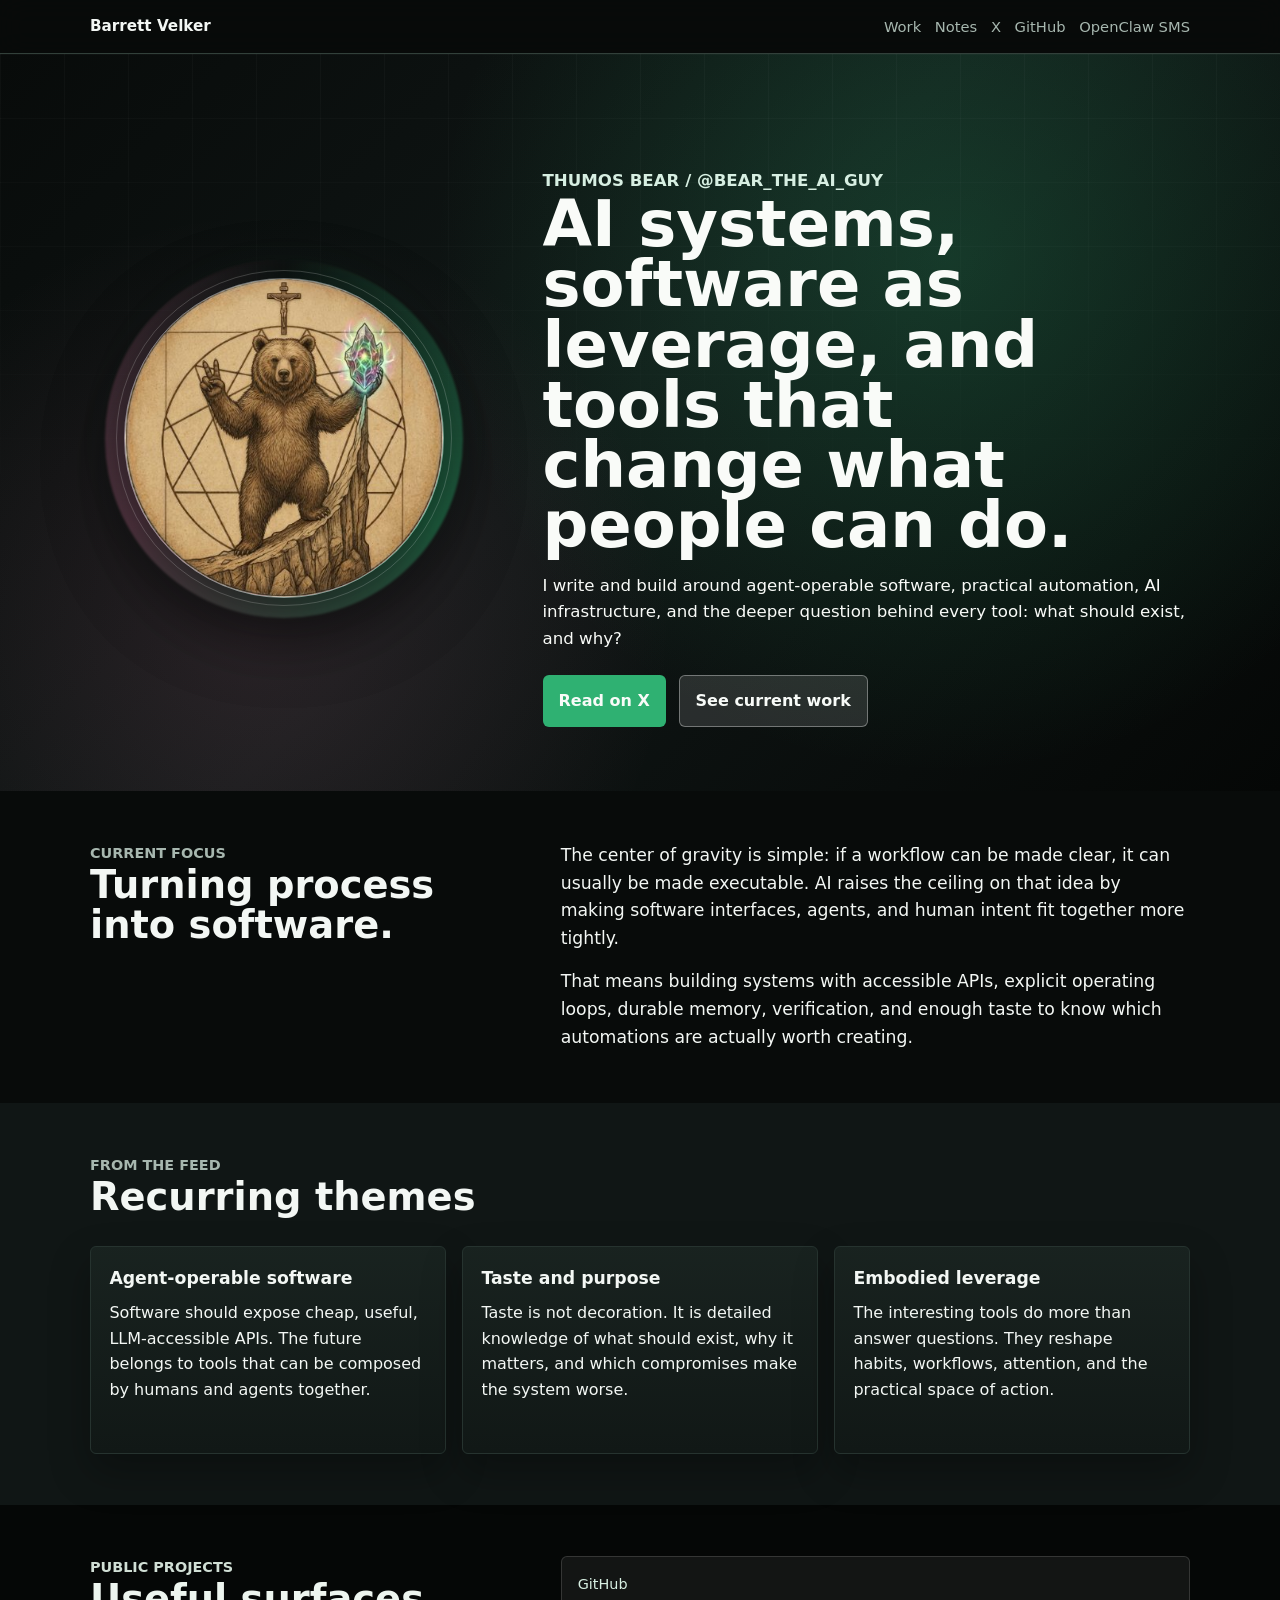
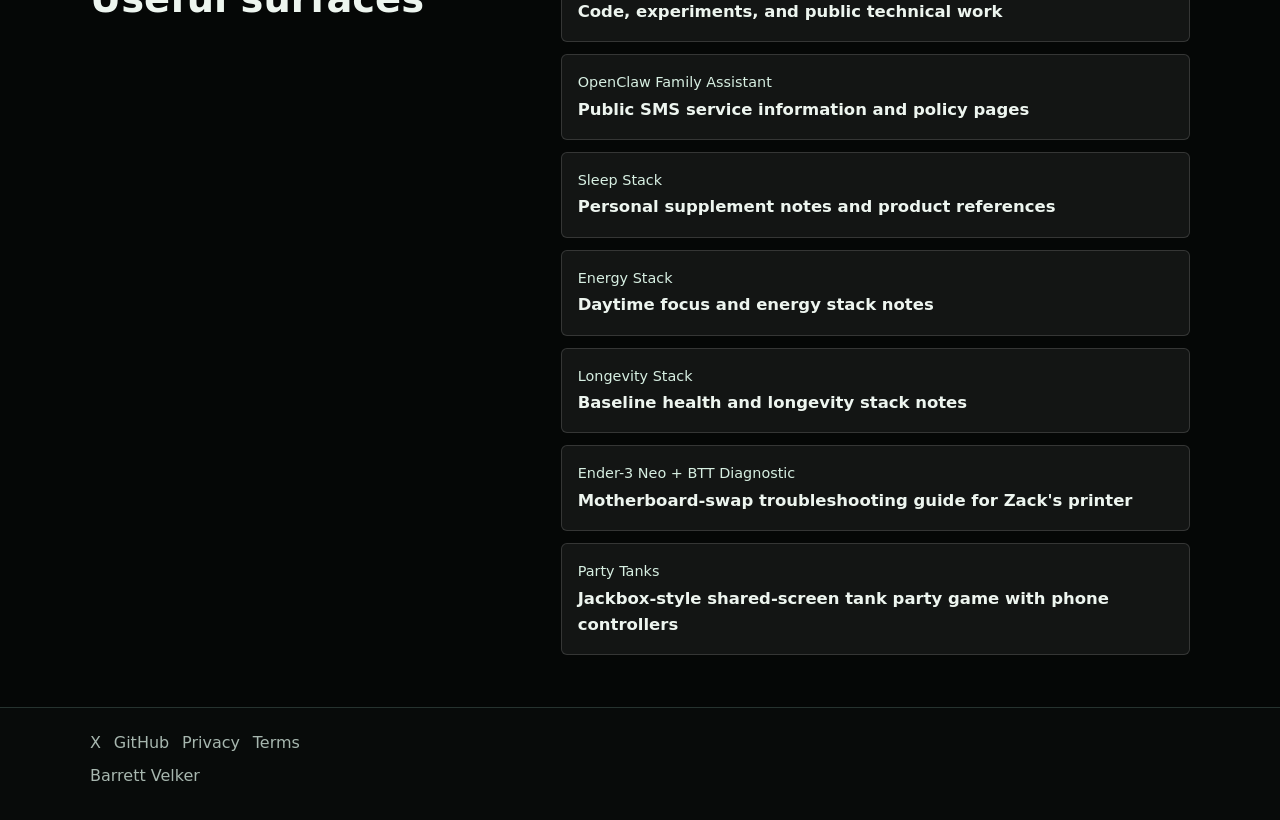
<file: index.html>
<!DOCTYPE html>
<html lang="en">
  <head>
    <meta charset="utf-8" />
    <meta name="viewport" content="width=device-width, initial-scale=1" />
    <title>Barrett Velker</title>
    <meta
      name="description"
      content="Barrett Velker writes and builds around AI systems, agent-operable software, practical automation, and the human consequences of new tools."
    />
    <link rel="canonical" href="https://barrettvelker.com/" />
    <link rel="stylesheet" href="./styles.css" />
  </head>
  <body class="home-page">
    <header class="site-header">
      <div class="bar">
        <a class="brand" href="./index.html">Barrett Velker</a>
        <nav class="nav" aria-label="Primary">
          <a href="#work">Work</a>
          <a href="#notes">Notes</a>
          <a href="https://x.com/Bear_the_AI_guy">X</a>
          <a href="https://github.com/BearThreat">GitHub</a>
          <a href="https://sms.barrettvelker.com/">OpenClaw SMS</a>
        </nav>
      </div>
    </header>

    <main>
      <section class="home-hero">
        <div class="home-hero-inner">
          <div class="profile-orb" aria-label="Profile image transforming into X avatar">
            <img
              class="profile-orb-face"
              src="./assets/profile-higher-quality-alt-2.jpeg"
              alt="Barrett Velker profile photo"
            />
            <img
              class="profile-orb-avatar"
              src="./assets/x-profile-avatar.jpg"
              alt="Thumos Bear X avatar"
            />
            <div class="profile-orb-ring" aria-hidden="true"></div>
          </div>
          <div class="hero-copy">
            <p class="eyebrow">Thumos Bear / @Bear_the_AI_guy</p>
            <h1>AI systems, software as leverage, and tools that change what people can do.</h1>
            <p>
              I write and build around agent-operable software, practical
              automation, AI infrastructure, and the deeper question behind every
              tool: what should exist, and why?
            </p>
            <div class="hero-actions">
              <a class="button" href="https://x.com/Bear_the_AI_guy">Read on X</a>
              <a class="button secondary" href="#work">See current work</a>
            </div>
          </div>
        </div>
      </section>

      <section class="section" id="work">
        <div class="inner split">
          <div class="section-head">
            <p class="eyebrow muted-eyebrow">Current Focus</p>
            <h2>Turning process into software.</h2>
          </div>
          <div class="lede">
            <p>
              The center of gravity is simple: if a workflow can be made clear,
              it can usually be made executable. AI raises the ceiling on that
              idea by making software interfaces, agents, and human intent fit
              together more tightly.
            </p>
            <p>
              That means building systems with accessible APIs, explicit
              operating loops, durable memory, verification, and enough taste to
              know which automations are actually worth creating.
            </p>
          </div>
        </div>
      </section>

      <section class="section alt" id="notes">
        <div class="inner">
          <div class="section-head">
            <p class="eyebrow muted-eyebrow">From The Feed</p>
            <h2>Recurring themes</h2>
          </div>
          <div class="grid-3">
            <article class="panel feature-panel">
              <h3>Agent-operable software</h3>
              <p>
                Software should expose cheap, useful, LLM-accessible APIs. The
                future belongs to tools that can be composed by humans and
                agents together.
              </p>
            </article>
            <article class="panel feature-panel">
              <h3>Taste and purpose</h3>
              <p>
                Taste is not decoration. It is detailed knowledge of what
                should exist, why it matters, and which compromises make the
                system worse.
              </p>
            </article>
            <article class="panel feature-panel">
              <h3>Embodied leverage</h3>
              <p>
                The interesting tools do more than answer questions. They
                reshape habits, workflows, attention, and the practical space of
                action.
              </p>
            </article>
          </div>
        </div>
      </section>

      <section class="section dark">
        <div class="inner split">
          <div class="section-head">
            <p class="eyebrow">Public Projects</p>
            <h2>Useful surfaces</h2>
          </div>
          <div class="link-list">
            <a href="https://github.com/BearThreat">
              <span>GitHub</span>
              <strong>Code, experiments, and public technical work</strong>
            </a>
            <a href="https://sms.barrettvelker.com/">
              <span>OpenClaw Family Assistant</span>
              <strong>Public SMS service information and policy pages</strong>
            </a>
            <a href="./sleep-stack.html">
              <span>Sleep Stack</span>
              <strong>Personal supplement notes and product references</strong>
            </a>
            <a href="./energy-stack.html">
              <span>Energy Stack</span>
              <strong>Daytime focus and energy stack notes</strong>
            </a>
            <a href="./longevity-stack.html">
              <span>Longevity Stack</span>
              <strong>Baseline health and longevity stack notes</strong>
            </a>
            <a href="./ender-3-neo-btt-diagnostic.html">
              <span>Ender-3 Neo + BTT Diagnostic</span>
              <strong>Motherboard-swap troubleshooting guide for Zack's printer</strong>
            </a>
            <a href="./party-tanks/">
              <span>Party Tanks</span>
              <strong>Jackbox-style shared-screen tank party game with phone controllers</strong>
            </a>
          </div>
        </div>
      </section>
    </main>

    <footer class="footer">
      <div class="inner footer-copy">
        <div class="footer-links">
          <a href="https://x.com/Bear_the_AI_guy">X</a>
          <a href="https://github.com/BearThreat">GitHub</a>
          <a href="https://sms.barrettvelker.com/privacy.html">Privacy</a>
          <a href="https://sms.barrettvelker.com/terms.html">Terms</a>
        </div>
        <div>Barrett Velker</div>
      </div>
    </footer>
  </body>
</html>
</file>
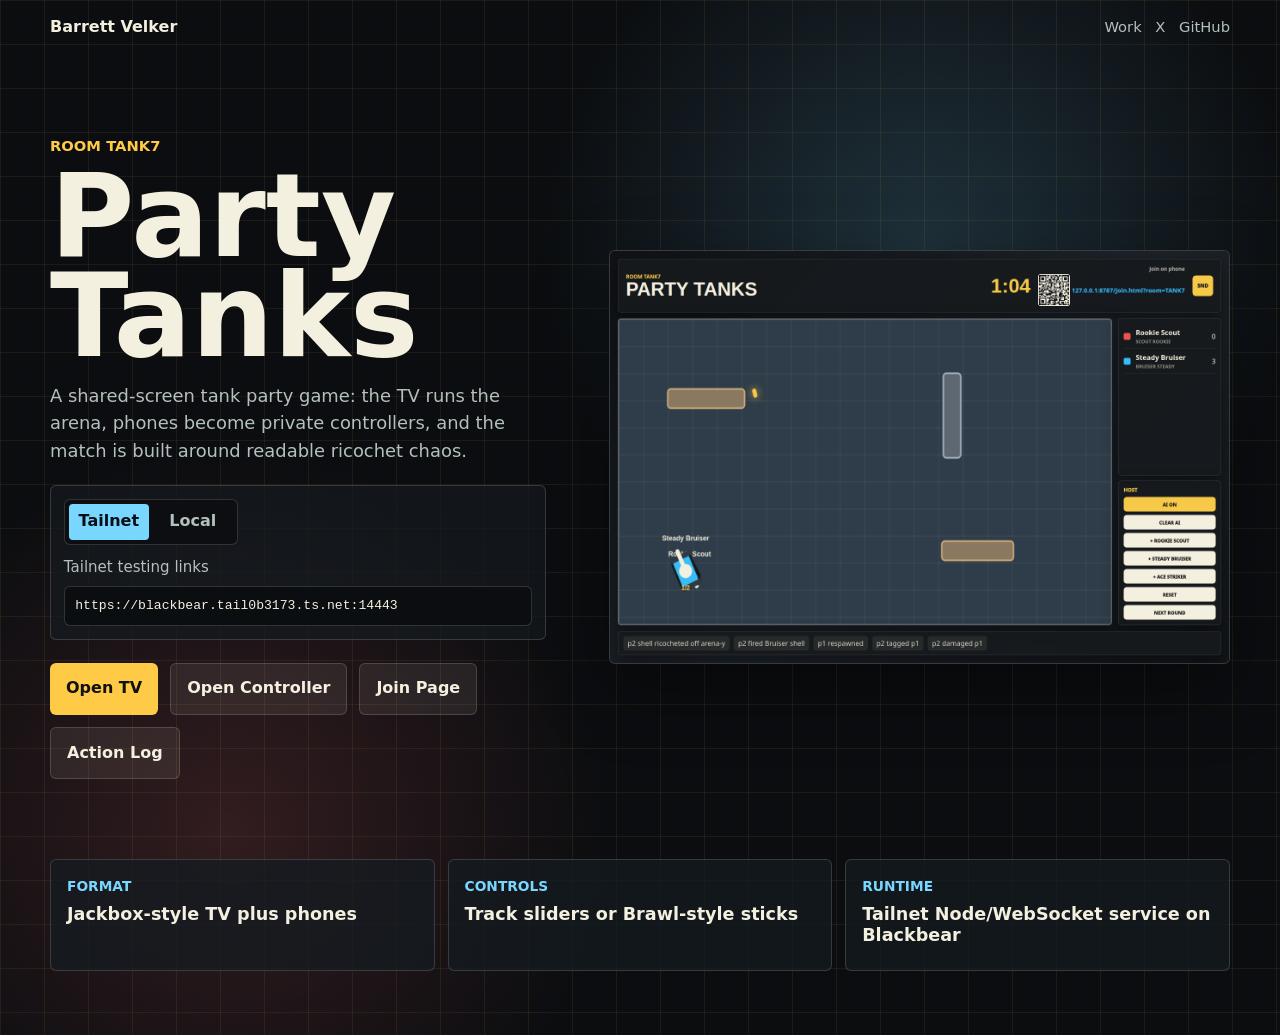
<file: party-tanks/index.html>
<!doctype html>
<html lang="en">
<head>
  <meta charset="utf-8">
  <meta name="viewport" content="width=device-width, initial-scale=1">
  <title>Party Tanks | Barrett Velker</title>
  <meta
    name="description"
    content="Launch Party Tanks, a Jackbox-style shared-screen tank party game with phone controllers."
  >
  <link rel="canonical" href="https://barrettvelker.com/party-tanks/">
  <link rel="stylesheet" href="./styles.css">
</head>
<body>
  <header class="topbar">
    <a class="brand" href="../index.html">Barrett Velker</a>
    <nav class="nav" aria-label="Primary">
      <a href="../index.html#work">Work</a>
      <a href="https://x.com/Bear_the_AI_guy">X</a>
      <a href="https://github.com/BearThreat">GitHub</a>
    </nav>
  </header>

  <main>
    <section class="hero">
      <div class="hero-copy">
        <p class="eyebrow">Room TANK7</p>
        <h1>Party Tanks</h1>
        <p>
          A shared-screen tank party game: the TV runs the arena, phones become
          private controllers, and the match is built around readable ricochet
          chaos.
        </p>
        <div class="mode-panel" aria-label="Party Tanks URL mode">
          <div class="mode-tabs" role="group" aria-label="Testing URL mode">
            <button class="mode-tab" type="button" data-mode="live" aria-pressed="true">Tailnet</button>
            <button class="mode-tab" type="button" data-mode="local" aria-pressed="false">Local</button>
          </div>
          <p class="mode-status" id="modeStatus">Tailnet testing links</p>
          <code class="base-url" id="baseUrl">https://blackbear.tail0b3173.ts.net:14443</code>
        </div>
        <div class="actions">
          <a class="button" data-route="tv" href="https://blackbear.tail0b3173.ts.net:14443/tv.html?room=TANK7">Open TV</a>
          <a class="button secondary" data-route="controller" href="https://blackbear.tail0b3173.ts.net:14443/controller.html?room=TANK7">Open Controller</a>
          <a class="button secondary" data-route="join" href="https://blackbear.tail0b3173.ts.net:14443/join.html?room=TANK7">Join Page</a>
          <a class="button secondary" data-route="actions" href="https://blackbear.tail0b3173.ts.net:14443/debug/actions?roomId=TANK7&limit=200">Action Log</a>
        </div>
      </div>
      <figure class="preview">
        <img src="../assets/party-tanks-tv.png" alt="Party Tanks TV arena preview">
      </figure>
    </section>

    <section class="section">
      <div class="grid">
        <article>
          <span>Format</span>
          <strong>Jackbox-style TV plus phones</strong>
        </article>
        <article>
          <span>Controls</span>
          <strong>Track sliders or Brawl-style sticks</strong>
        </article>
        <article>
          <span>Runtime</span>
          <strong>Tailnet Node/WebSocket service on Blackbear</strong>
        </article>
      </div>
    </section>
  </main>
  <script src="./launcher.js"></script>
</body>
</html>
</file>
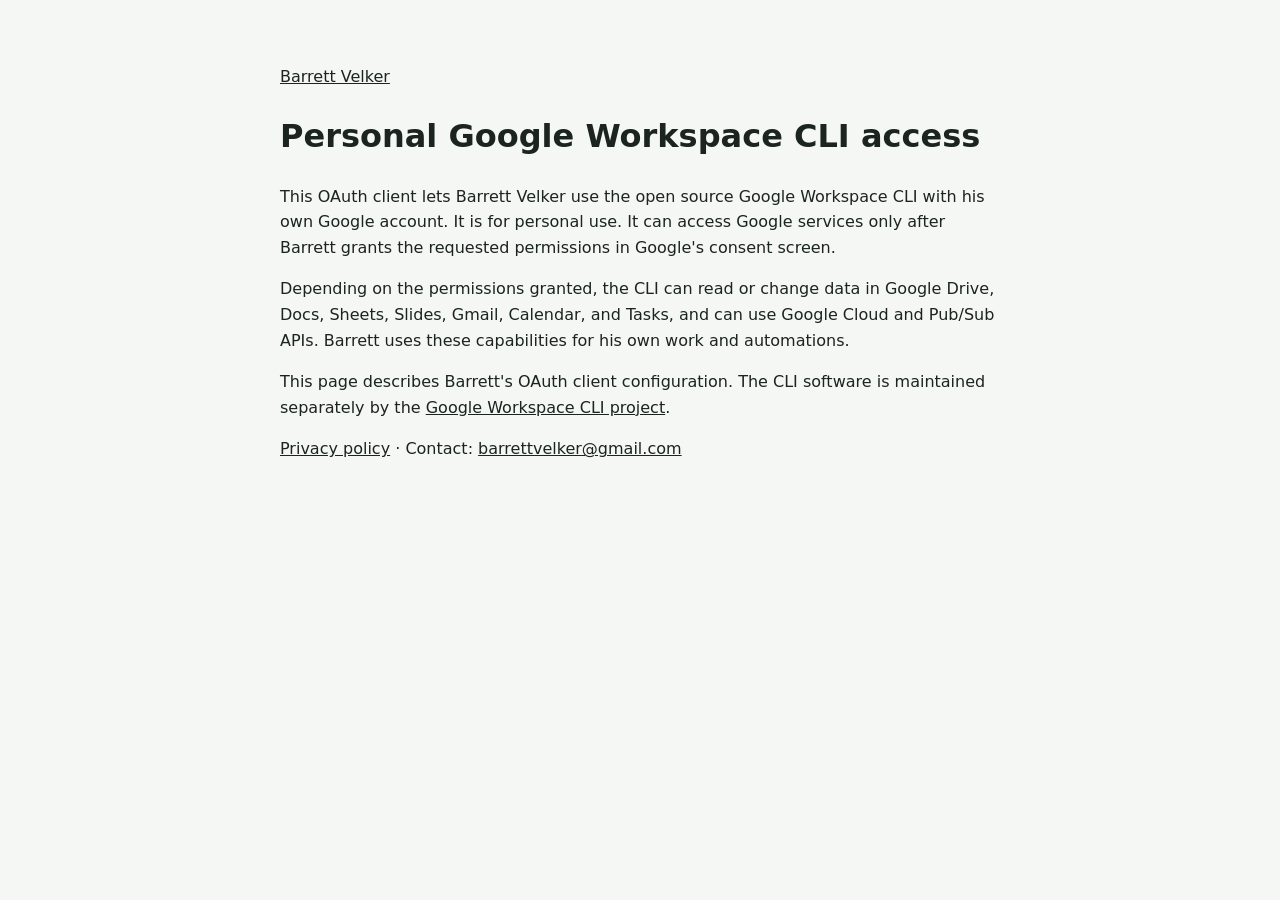
<file: workspace-cli/index.html>
<!doctype html>
<html lang="en">
<head>
  <meta charset="utf-8">
  <meta name="viewport" content="width=device-width, initial-scale=1">
  <title>Personal Google Workspace CLI access | Barrett Velker</title>
  <meta name="description" content="Information about Barrett Velker's personal Google Workspace CLI OAuth client.">
  <link rel="canonical" href="https://barrettvelker.com/workspace-cli/">
  <link rel="stylesheet" href="../styles.css">
</head>
<body>
  <main style="max-width: 48rem; margin: 4rem auto; padding: 0 1.5rem; line-height: 1.6">
    <p><a href="/">Barrett Velker</a></p>
    <h1>Personal Google Workspace CLI access</h1>
    <p>This OAuth client lets Barrett Velker use the open source Google Workspace CLI with his own Google account. It is for personal use. It can access Google services only after Barrett grants the requested permissions in Google's consent screen.</p>
    <p>Depending on the permissions granted, the CLI can read or change data in Google Drive, Docs, Sheets, Slides, Gmail, Calendar, and Tasks, and can use Google Cloud and Pub/Sub APIs. Barrett uses these capabilities for his own work and automations.</p>
    <p>This page describes Barrett's OAuth client configuration. The CLI software is maintained separately by the <a href="https://github.com/googleworkspace/cli">Google Workspace CLI project</a>.</p>
    <p><a href="privacy.html">Privacy policy</a> · Contact: <a href="mailto:barrettvelker@gmail.com">barrettvelker@gmail.com</a></p>
  </main>
</body>
</html>
</file>
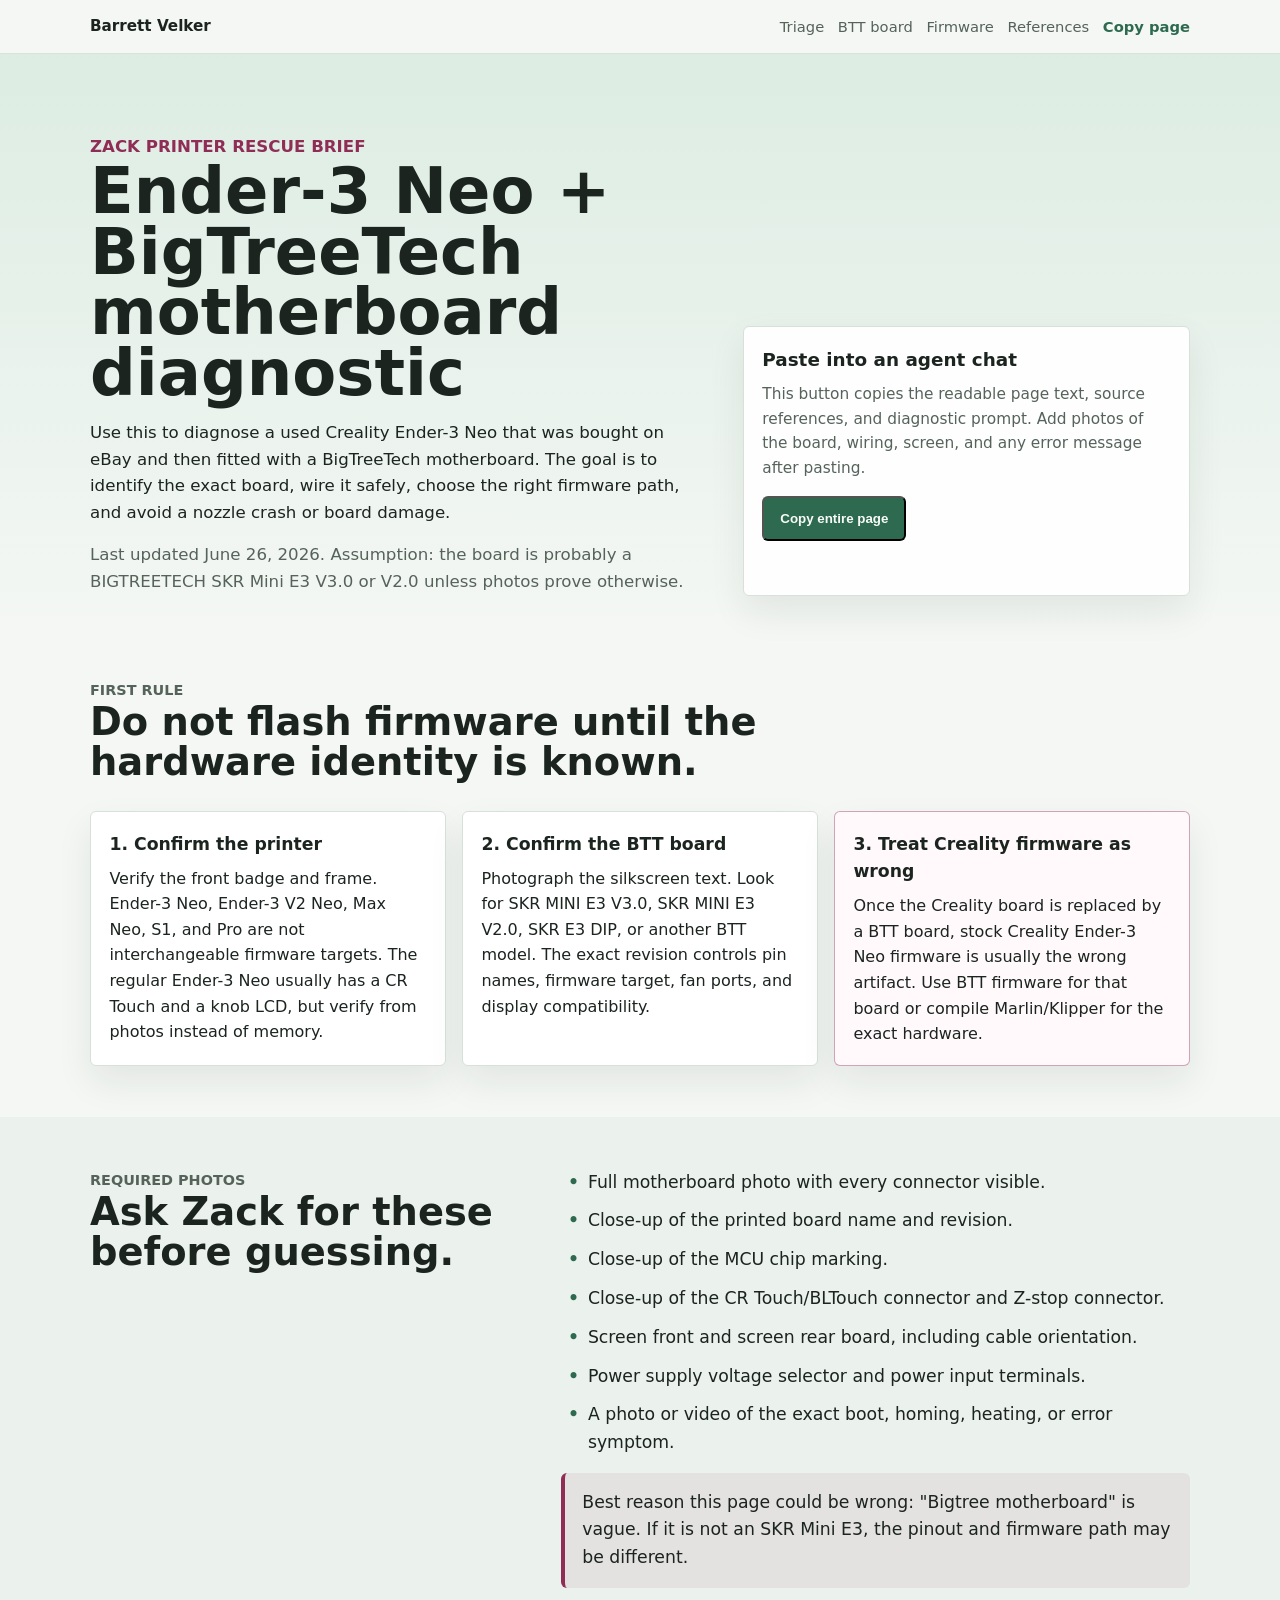
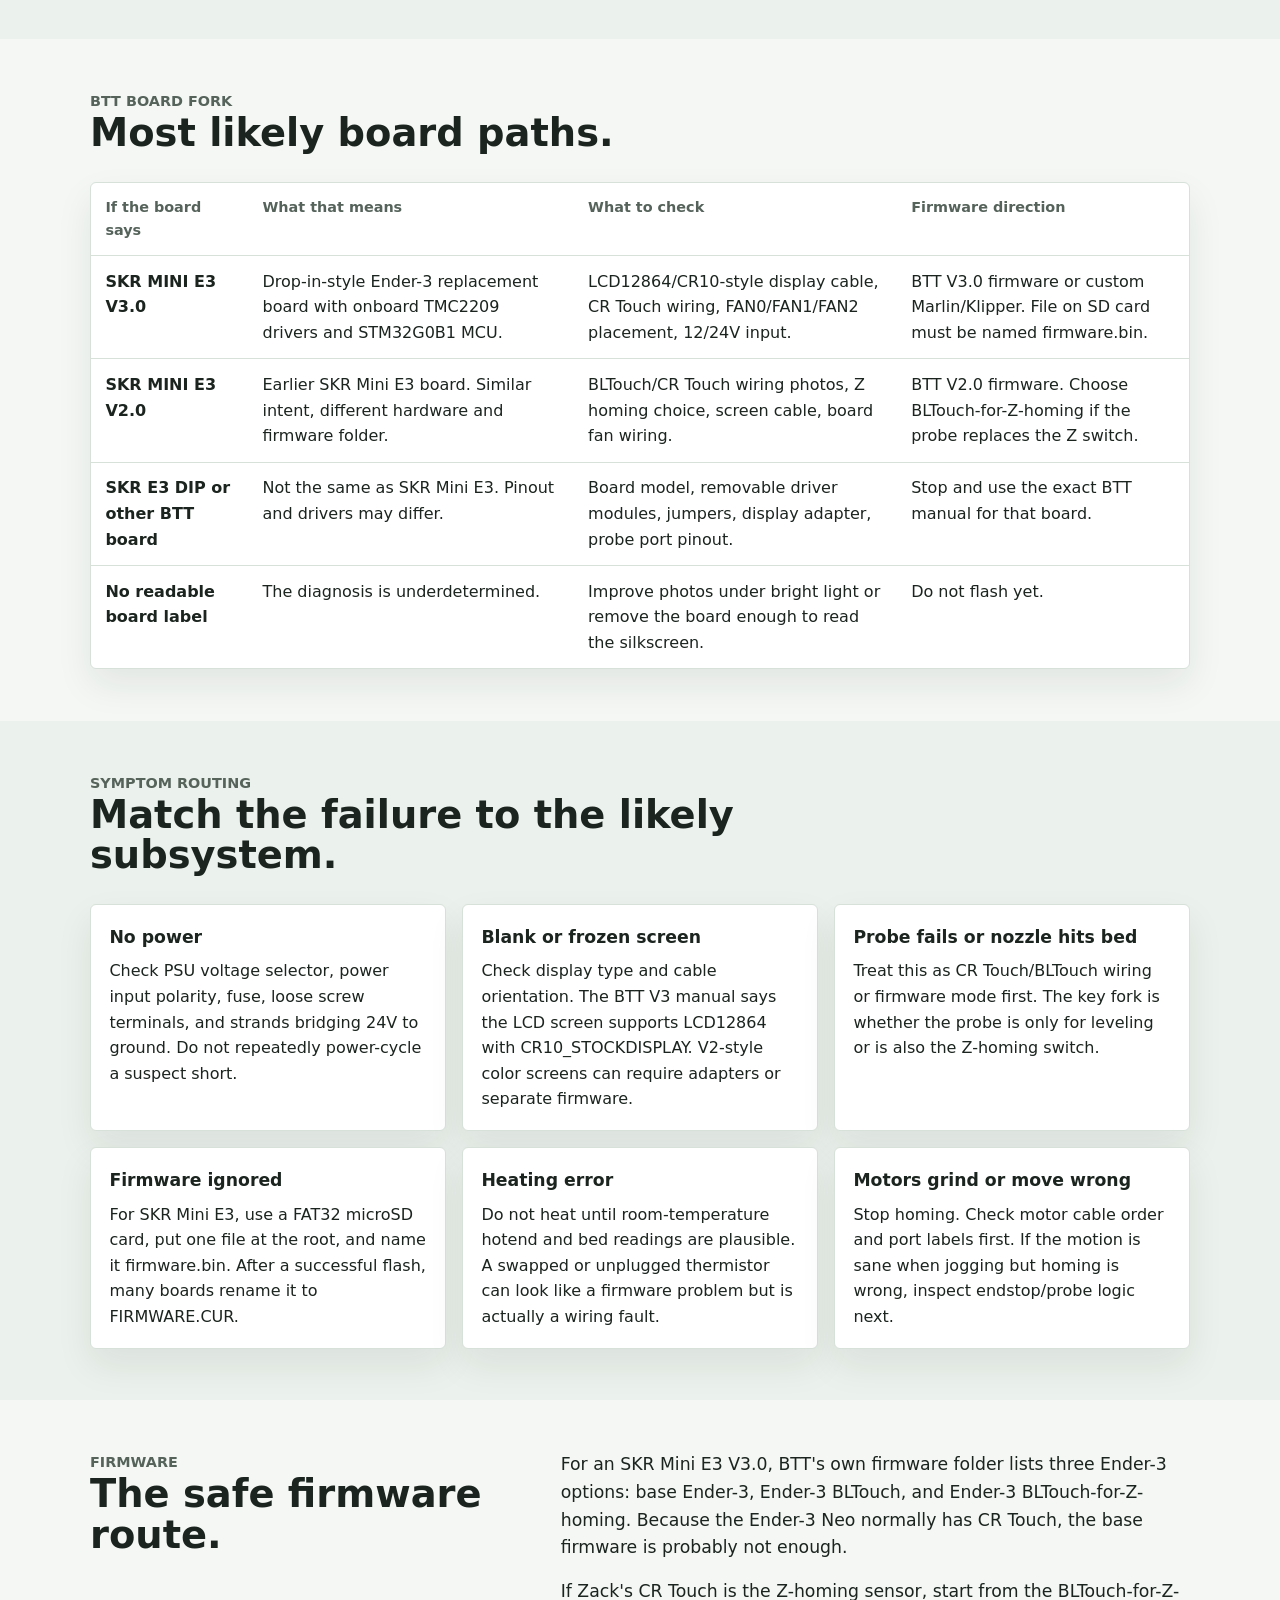
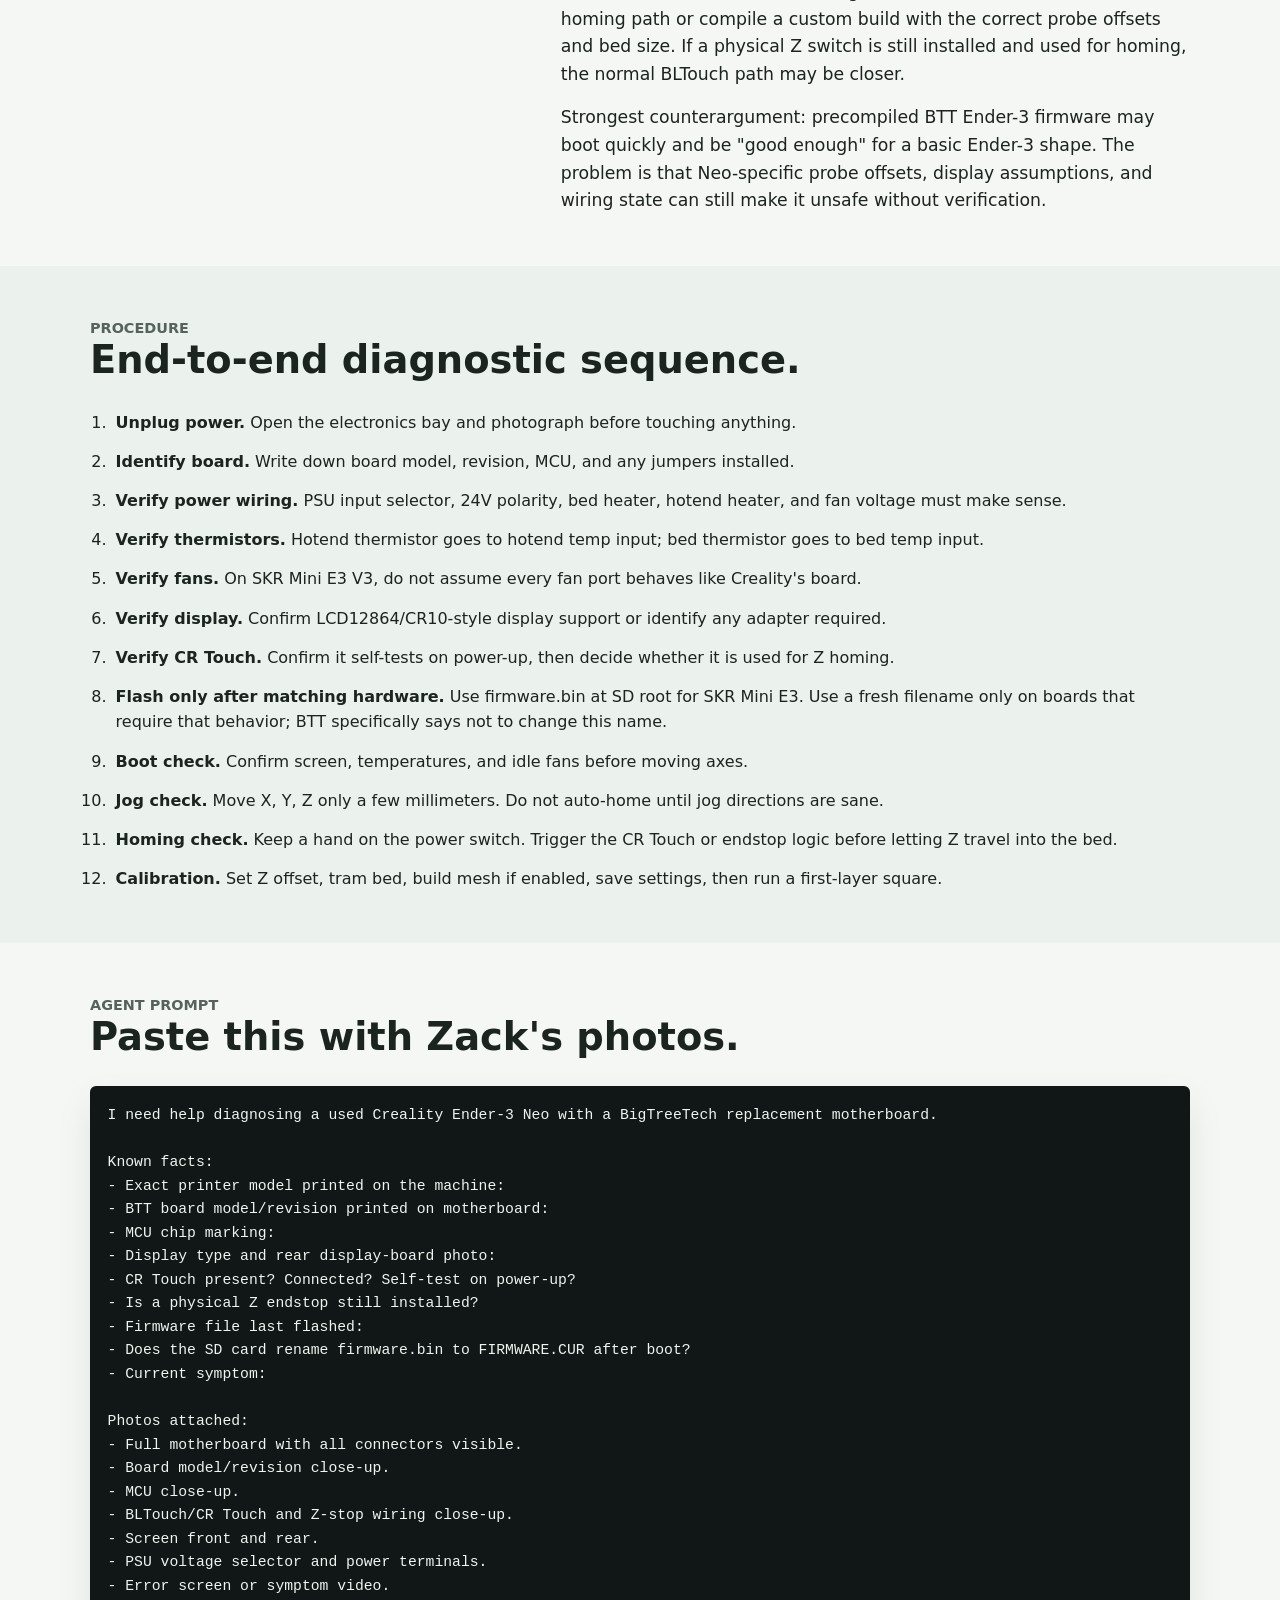
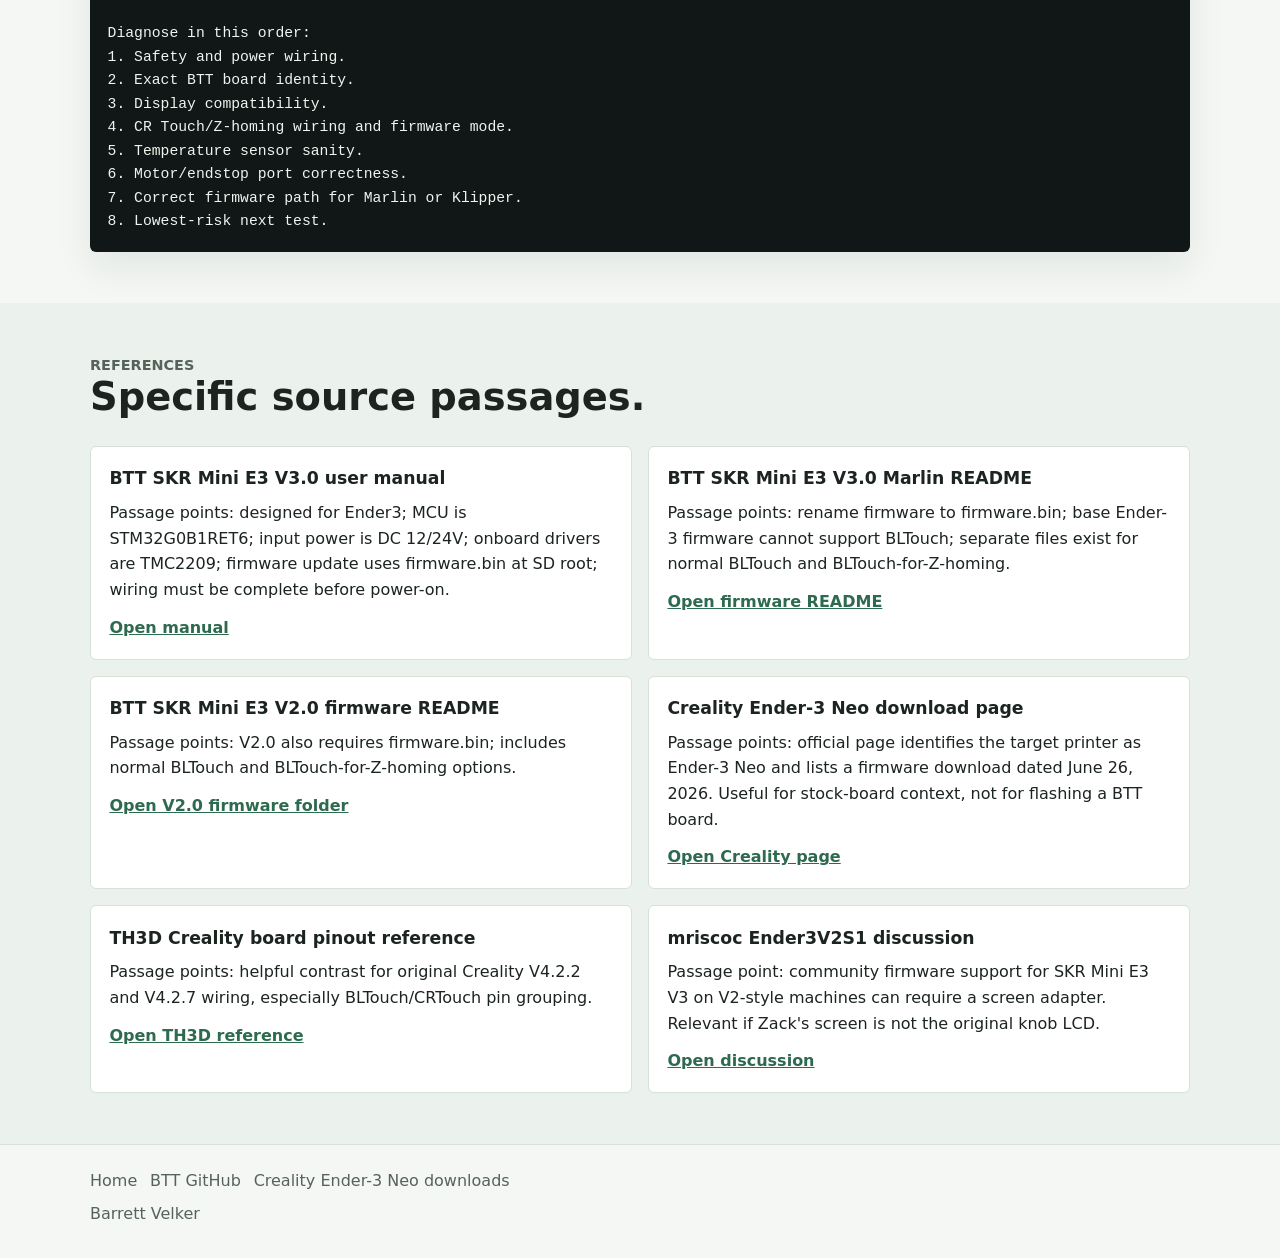
<file: ender-3-neo-btt-diagnostic.html>
<!DOCTYPE html>
<html lang="en">
  <head>
    <meta charset="utf-8" />
    <meta name="viewport" content="width=device-width, initial-scale=1" />
    <title>Ender-3 Neo + BigTreeTech Diagnostic</title>
    <meta
      name="description"
      content="End-to-end diagnostic page for a used Ender-3 Neo with a BigTreeTech replacement motherboard."
    />
    <link rel="canonical" href="https://barrettvelker.com/ender-3-neo-btt-diagnostic.html" />
    <link rel="stylesheet" href="./styles.css" />
  </head>
  <body class="diagnostic-page">
    <header class="site-header">
      <div class="bar">
        <a class="brand" href="./index.html">Barrett Velker</a>
        <nav class="nav" aria-label="Primary">
          <a href="#triage">Triage</a>
          <a href="#btt">BTT board</a>
          <a href="#firmware">Firmware</a>
          <a href="#references">References</a>
          <button class="nav-copy-button" type="button" data-copy-page>Copy page</button>
        </nav>
      </div>
    </header>

    <main id="pageText">
      <section class="page-hero diagnostic-hero">
        <div class="inner diagnostic-hero-grid">
          <div>
            <p class="eyebrow muted-eyebrow">Zack printer rescue brief</p>
            <h1>Ender-3 Neo + BigTreeTech motherboard diagnostic</h1>
            <p>
              Use this to diagnose a used Creality Ender-3 Neo that was bought
              on eBay and then fitted with a BigTreeTech motherboard. The goal
              is to identify the exact board, wire it safely, choose the right
              firmware path, and avoid a nozzle crash or board damage.
            </p>
            <p class="page-meta">
              Last updated June 26, 2026. Assumption: the board is probably a
              BIGTREETECH SKR Mini E3 V3.0 or V2.0 unless photos prove
              otherwise.
            </p>
          </div>
          <aside class="copy-agent-card" aria-labelledby="copyTitle">
            <h2 id="copyTitle">Paste into an agent chat</h2>
            <p>
              This button copies the readable page text, source references, and
              diagnostic prompt. Add photos of the board, wiring, screen, and
              any error message after pasting.
            </p>
            <button class="button copy-page-button" type="button" data-copy-page>
              Copy entire page
            </button>
            <p class="copy-status" id="copyStatus" role="status" aria-live="polite"></p>
          </aside>
        </div>
      </section>

      <section class="section" id="triage">
        <div class="inner">
          <div class="section-head">
            <p class="eyebrow muted-eyebrow">First rule</p>
            <h2>Do not flash firmware until the hardware identity is known.</h2>
          </div>
          <div class="diagnostic-grid">
            <article class="panel">
              <h3>1. Confirm the printer</h3>
              <p>
                Verify the front badge and frame. Ender-3 Neo, Ender-3 V2 Neo,
                Max Neo, S1, and Pro are not interchangeable firmware targets.
                The regular Ender-3 Neo usually has a CR Touch and a knob LCD,
                but verify from photos instead of memory.
              </p>
            </article>
            <article class="panel">
              <h3>2. Confirm the BTT board</h3>
              <p>
                Photograph the silkscreen text. Look for SKR MINI E3 V3.0,
                SKR MINI E3 V2.0, SKR E3 DIP, or another BTT model. The exact
                revision controls pin names, firmware target, fan ports, and
                display compatibility.
              </p>
            </article>
            <article class="panel warning-panel">
              <h3>3. Treat Creality firmware as wrong</h3>
              <p>
                Once the Creality board is replaced by a BTT board, stock
                Creality Ender-3 Neo firmware is usually the wrong artifact.
                Use BTT firmware for that board or compile Marlin/Klipper for
                the exact hardware.
              </p>
            </article>
          </div>
        </div>
      </section>

      <section class="section alt" id="photo-list">
        <div class="inner split">
          <div class="section-head">
            <p class="eyebrow muted-eyebrow">Required photos</p>
            <h2>Ask Zack for these before guessing.</h2>
          </div>
          <div class="lede">
            <ul class="checklist">
              <li>Full motherboard photo with every connector visible.</li>
              <li>Close-up of the printed board name and revision.</li>
              <li>Close-up of the MCU chip marking.</li>
              <li>Close-up of the CR Touch/BLTouch connector and Z-stop connector.</li>
              <li>Screen front and screen rear board, including cable orientation.</li>
              <li>Power supply voltage selector and power input terminals.</li>
              <li>A photo or video of the exact boot, homing, heating, or error symptom.</li>
            </ul>
            <div class="callout">
              Best reason this page could be wrong: "Bigtree motherboard" is
              vague. If it is not an SKR Mini E3, the pinout and firmware path
              may be different.
            </div>
          </div>
        </div>
      </section>

      <section class="section" id="btt">
        <div class="inner">
          <div class="section-head">
            <p class="eyebrow muted-eyebrow">BTT board fork</p>
            <h2>Most likely board paths.</h2>
          </div>
          <div class="stack-table-wrap">
            <table class="stack-table diagnostic-table">
              <thead>
                <tr>
                  <th>If the board says</th>
                  <th>What that means</th>
                  <th>What to check</th>
                  <th>Firmware direction</th>
                </tr>
              </thead>
              <tbody>
                <tr>
                  <td>SKR MINI E3 V3.0</td>
                  <td>Drop-in-style Ender-3 replacement board with onboard TMC2209 drivers and STM32G0B1 MCU.</td>
                  <td>LCD12864/CR10-style display cable, CR Touch wiring, FAN0/FAN1/FAN2 placement, 12/24V input.</td>
                  <td>BTT V3.0 firmware or custom Marlin/Klipper. File on SD card must be named firmware.bin.</td>
                </tr>
                <tr>
                  <td>SKR MINI E3 V2.0</td>
                  <td>Earlier SKR Mini E3 board. Similar intent, different hardware and firmware folder.</td>
                  <td>BLTouch/CR Touch wiring photos, Z homing choice, screen cable, board fan wiring.</td>
                  <td>BTT V2.0 firmware. Choose BLTouch-for-Z-homing if the probe replaces the Z switch.</td>
                </tr>
                <tr>
                  <td>SKR E3 DIP or other BTT board</td>
                  <td>Not the same as SKR Mini E3. Pinout and drivers may differ.</td>
                  <td>Board model, removable driver modules, jumpers, display adapter, probe port pinout.</td>
                  <td>Stop and use the exact BTT manual for that board.</td>
                </tr>
                <tr>
                  <td>No readable board label</td>
                  <td>The diagnosis is underdetermined.</td>
                  <td>Improve photos under bright light or remove the board enough to read the silkscreen.</td>
                  <td>Do not flash yet.</td>
                </tr>
              </tbody>
            </table>
          </div>
        </div>
      </section>

      <section class="section alt" id="symptoms">
        <div class="inner">
          <div class="section-head">
            <p class="eyebrow muted-eyebrow">Symptom routing</p>
            <h2>Match the failure to the likely subsystem.</h2>
          </div>
          <div class="diagnostic-grid">
            <article class="panel">
              <h3>No power</h3>
              <p>
                Check PSU voltage selector, power input polarity, fuse, loose
                screw terminals, and strands bridging 24V to ground. Do not
                repeatedly power-cycle a suspect short.
              </p>
            </article>
            <article class="panel">
              <h3>Blank or frozen screen</h3>
              <p>
                Check display type and cable orientation. The BTT V3 manual
                says the LCD screen supports LCD12864 with CR10_STOCKDISPLAY.
                V2-style color screens can require adapters or separate
                firmware.
              </p>
            </article>
            <article class="panel">
              <h3>Probe fails or nozzle hits bed</h3>
              <p>
                Treat this as CR Touch/BLTouch wiring or firmware mode first.
                The key fork is whether the probe is only for leveling or is
                also the Z-homing switch.
              </p>
            </article>
            <article class="panel">
              <h3>Firmware ignored</h3>
              <p>
                For SKR Mini E3, use a FAT32 microSD card, put one file at the
                root, and name it firmware.bin. After a successful flash, many
                boards rename it to FIRMWARE.CUR.
              </p>
            </article>
            <article class="panel">
              <h3>Heating error</h3>
              <p>
                Do not heat until room-temperature hotend and bed readings are
                plausible. A swapped or unplugged thermistor can look like a
                firmware problem but is actually a wiring fault.
              </p>
            </article>
            <article class="panel">
              <h3>Motors grind or move wrong</h3>
              <p>
                Stop homing. Check motor cable order and port labels first. If
                the motion is sane when jogging but homing is wrong, inspect
                endstop/probe logic next.
              </p>
            </article>
          </div>
        </div>
      </section>

      <section class="section" id="firmware">
        <div class="inner split">
          <div class="section-head">
            <p class="eyebrow muted-eyebrow">Firmware</p>
            <h2>The safe firmware route.</h2>
          </div>
          <div class="lede">
            <p>
              For an SKR Mini E3 V3.0, BTT's own firmware folder lists three
              Ender-3 options: base Ender-3, Ender-3 BLTouch, and Ender-3
              BLTouch-for-Z-homing. Because the Ender-3 Neo normally has CR
              Touch, the base firmware is probably not enough.
            </p>
            <p>
              If Zack's CR Touch is the Z-homing sensor, start from the
              BLTouch-for-Z-homing path or compile a custom build with the
              correct probe offsets and bed size. If a physical Z switch is
              still installed and used for homing, the normal BLTouch path may
              be closer.
            </p>
            <p>
              Strongest counterargument: precompiled BTT Ender-3 firmware may
              boot quickly and be "good enough" for a basic Ender-3 shape. The
              problem is that Neo-specific probe offsets, display assumptions,
              and wiring state can still make it unsafe without verification.
            </p>
          </div>
        </div>
      </section>

      <section class="section alt" id="procedure">
        <div class="inner">
          <div class="section-head">
            <p class="eyebrow muted-eyebrow">Procedure</p>
            <h2>End-to-end diagnostic sequence.</h2>
          </div>
          <ol class="diagnostic-steps">
            <li><strong>Unplug power.</strong> Open the electronics bay and photograph before touching anything.</li>
            <li><strong>Identify board.</strong> Write down board model, revision, MCU, and any jumpers installed.</li>
            <li><strong>Verify power wiring.</strong> PSU input selector, 24V polarity, bed heater, hotend heater, and fan voltage must make sense.</li>
            <li><strong>Verify thermistors.</strong> Hotend thermistor goes to hotend temp input; bed thermistor goes to bed temp input.</li>
            <li><strong>Verify fans.</strong> On SKR Mini E3 V3, do not assume every fan port behaves like Creality's board.</li>
            <li><strong>Verify display.</strong> Confirm LCD12864/CR10-style display support or identify any adapter required.</li>
            <li><strong>Verify CR Touch.</strong> Confirm it self-tests on power-up, then decide whether it is used for Z homing.</li>
            <li><strong>Flash only after matching hardware.</strong> Use firmware.bin at SD root for SKR Mini E3. Use a fresh filename only on boards that require that behavior; BTT specifically says not to change this name.</li>
            <li><strong>Boot check.</strong> Confirm screen, temperatures, and idle fans before moving axes.</li>
            <li><strong>Jog check.</strong> Move X, Y, Z only a few millimeters. Do not auto-home until jog directions are sane.</li>
            <li><strong>Homing check.</strong> Keep a hand on the power switch. Trigger the CR Touch or endstop logic before letting Z travel into the bed.</li>
            <li><strong>Calibration.</strong> Set Z offset, tram bed, build mesh if enabled, save settings, then run a first-layer square.</li>
          </ol>
        </div>
      </section>

      <section class="section" id="agent-prompt">
        <div class="inner">
          <div class="section-head">
            <p class="eyebrow muted-eyebrow">Agent prompt</p>
            <h2>Paste this with Zack's photos.</h2>
          </div>
          <pre class="agent-prompt"><code>I need help diagnosing a used Creality Ender-3 Neo with a BigTreeTech replacement motherboard.

Known facts:
- Exact printer model printed on the machine:
- BTT board model/revision printed on motherboard:
- MCU chip marking:
- Display type and rear display-board photo:
- CR Touch present? Connected? Self-test on power-up?
- Is a physical Z endstop still installed?
- Firmware file last flashed:
- Does the SD card rename firmware.bin to FIRMWARE.CUR after boot?
- Current symptom:

Photos attached:
- Full motherboard with all connectors visible.
- Board model/revision close-up.
- MCU close-up.
- BLTouch/CR Touch and Z-stop wiring close-up.
- Screen front and rear.
- PSU voltage selector and power terminals.
- Error screen or symptom video.

Diagnose in this order:
1. Safety and power wiring.
2. Exact BTT board identity.
3. Display compatibility.
4. CR Touch/Z-homing wiring and firmware mode.
5. Temperature sensor sanity.
6. Motor/endstop port correctness.
7. Correct firmware path for Marlin or Klipper.
8. Lowest-risk next test.</code></pre>
        </div>
      </section>

      <section class="section alt" id="references">
        <div class="inner">
          <div class="section-head">
            <p class="eyebrow muted-eyebrow">References</p>
            <h2>Specific source passages.</h2>
          </div>
          <div class="reference-list">
            <article class="panel">
              <h3>BTT SKR Mini E3 V3.0 user manual</h3>
              <p>
                Passage points: designed for Ender3; MCU is STM32G0B1RET6;
                input power is DC 12/24V; onboard drivers are TMC2209; firmware
                update uses firmware.bin at SD root; wiring must be complete
                before power-on.
              </p>
              <a href="https://github.com/bigtreetech/BIGTREETECH-SKR-mini-E3/blob/master/hardware/BTT%20SKR%20MINI%20E3%20V3.0/Hardware/BTT%20SKR%20MINI%20E3%20V3.0%20user%20manual.pdf">Open manual</a>
            </article>
            <article class="panel">
              <h3>BTT SKR Mini E3 V3.0 Marlin README</h3>
              <p>
                Passage points: rename firmware to firmware.bin; base Ender-3
                firmware cannot support BLTouch; separate files exist for
                normal BLTouch and BLTouch-for-Z-homing.
              </p>
              <a href="https://github.com/bigtreetech/BIGTREETECH-SKR-mini-E3/blob/master/firmware/V3.0/Marlin/README.md">Open firmware README</a>
            </article>
            <article class="panel">
              <h3>BTT SKR Mini E3 V2.0 firmware README</h3>
              <p>
                Passage points: V2.0 also requires firmware.bin; includes
                normal BLTouch and BLTouch-for-Z-homing options.
              </p>
              <a href="https://github.com/bigtreetech/BIGTREETECH-SKR-mini-E3/tree/master/firmware/V2.0">Open V2.0 firmware folder</a>
            </article>
            <article class="panel">
              <h3>Creality Ender-3 Neo download page</h3>
              <p>
                Passage points: official page identifies the target printer as
                Ender-3 Neo and lists a firmware download dated June 26, 2026.
                Useful for stock-board context, not for flashing a BTT board.
              </p>
              <a href="https://www.creality.com/download/ender-3-neo-3d-printer">Open Creality page</a>
            </article>
            <article class="panel">
              <h3>TH3D Creality board pinout reference</h3>
              <p>
                Passage points: helpful contrast for original Creality V4.2.2
                and V4.2.7 wiring, especially BLTouch/CRTouch pin grouping.
              </p>
              <a href="https://tickets.th3dstudio.com/products/article/creality-v4-2-7-v4-2-2-wiring-and-pinout-diagram">Open TH3D reference</a>
            </article>
            <article class="panel">
              <h3>mriscoc Ender3V2S1 discussion</h3>
              <p>
                Passage point: community firmware support for SKR Mini E3 V3
                on V2-style machines can require a screen adapter. Relevant if
                Zack's screen is not the original knob LCD.
              </p>
              <a href="https://github.com/mriscoc/Ender3V2S1/discussions/131">Open discussion</a>
            </article>
          </div>
        </div>
      </section>
    </main>

    <footer class="footer">
      <div class="inner footer-copy">
        <div class="footer-links">
          <a href="./index.html">Home</a>
          <a href="https://github.com/bigtreetech/BIGTREETECH-SKR-mini-E3">BTT GitHub</a>
          <a href="https://www.creality.com/download/ender-3-neo-3d-printer">Creality Ender-3 Neo downloads</a>
        </div>
        <div>Barrett Velker</div>
      </div>
    </footer>

    <script>
      const getCopyText = () => {
        const clone = document.body.cloneNode(true);
        clone.querySelectorAll("script, style, button").forEach((node) => node.remove());
        return [
          document.title,
          "URL: https://barrettvelker.com/ender-3-neo-btt-diagnostic.html",
          "",
          clone.innerText.replace(/\n{3,}/g, "\n\n").trim(),
        ].join("\n");
      };

      const copyPage = async () => {
        const status = document.getElementById("copyStatus");
        const text = getCopyText();
        try {
          await navigator.clipboard.writeText(text);
          if (status) status.textContent = "Copied. Paste it into the agent chat with the photos.";
        } catch (error) {
          const fallback = document.createElement("textarea");
          fallback.value = text;
          fallback.setAttribute("readonly", "");
          fallback.style.position = "fixed";
          fallback.style.left = "-9999px";
          document.body.appendChild(fallback);
          fallback.select();
          document.execCommand("copy");
          fallback.remove();
          if (status) status.textContent = "Copied with fallback. Paste it into the agent chat.";
        }
      };

      document.querySelectorAll("[data-copy-page]").forEach((button) => {
        button.addEventListener("click", copyPage);
      });
    </script>
  </body>
</html>
</file>
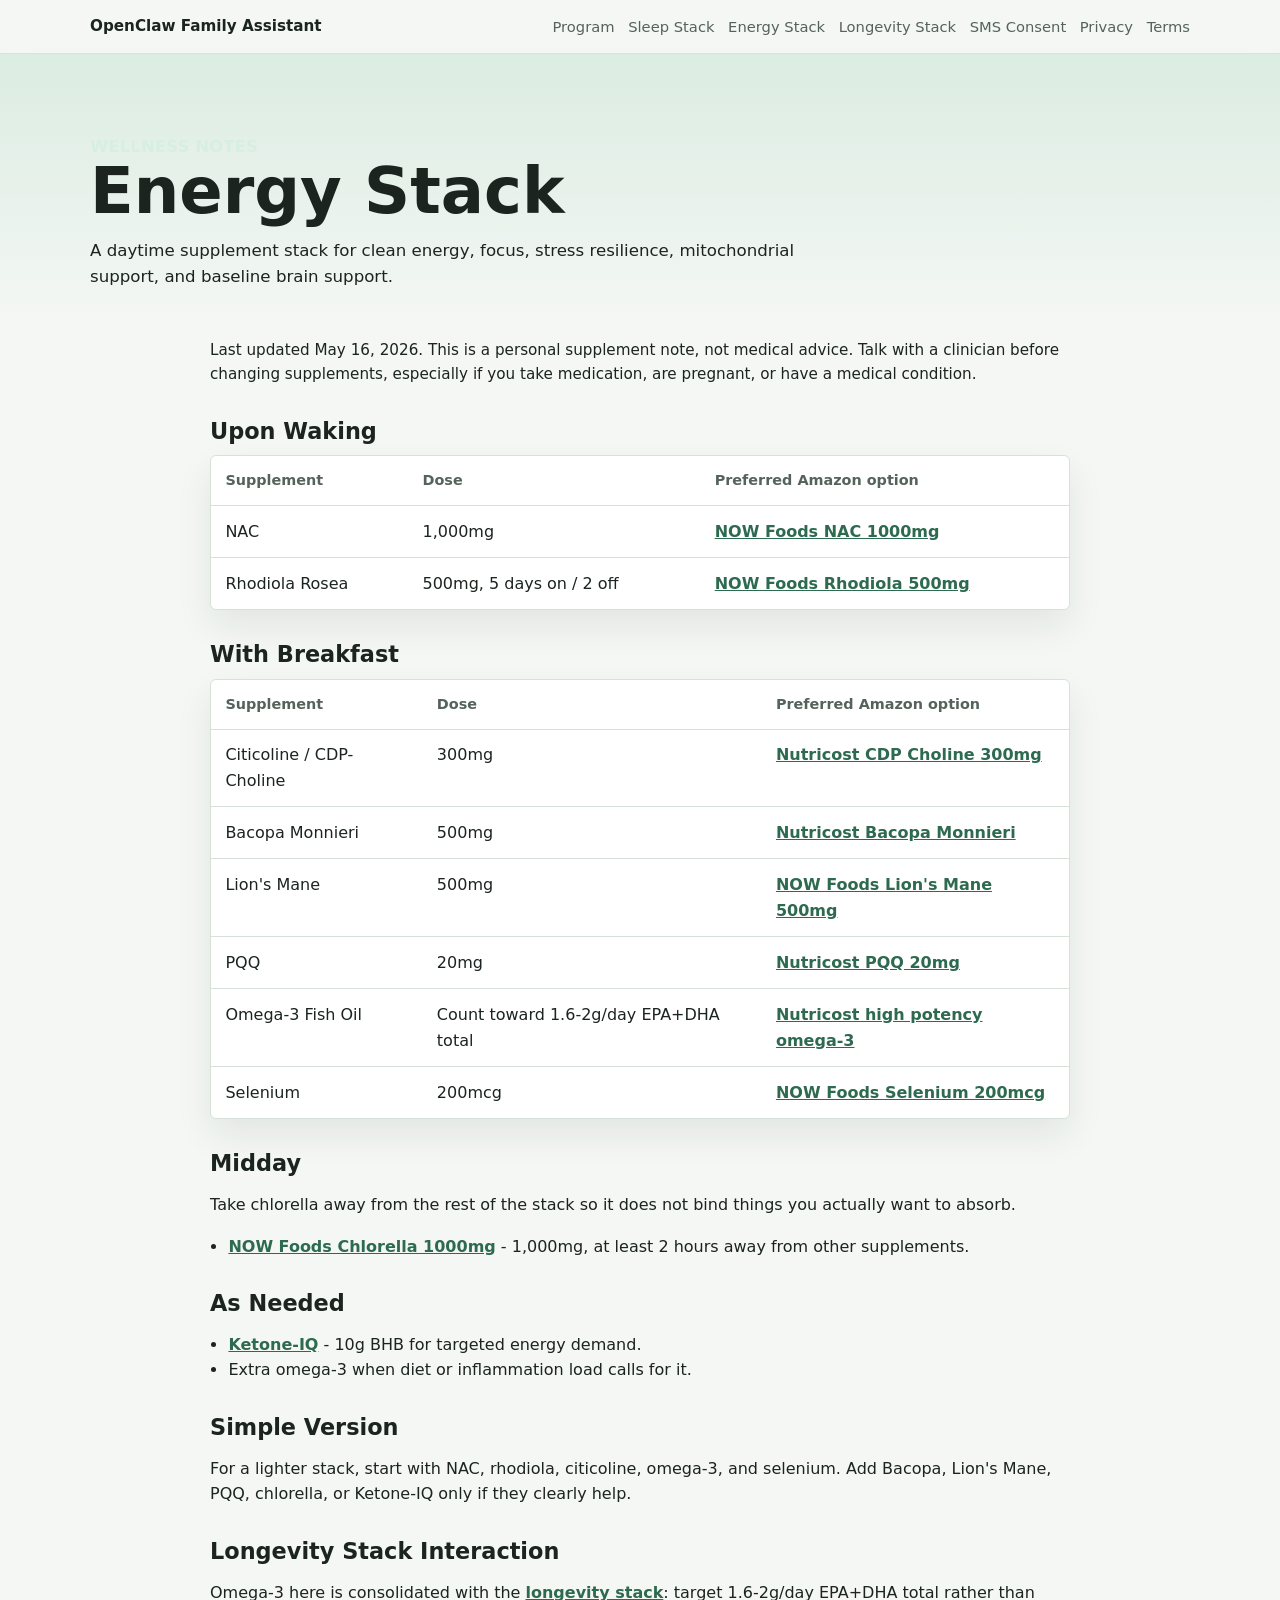
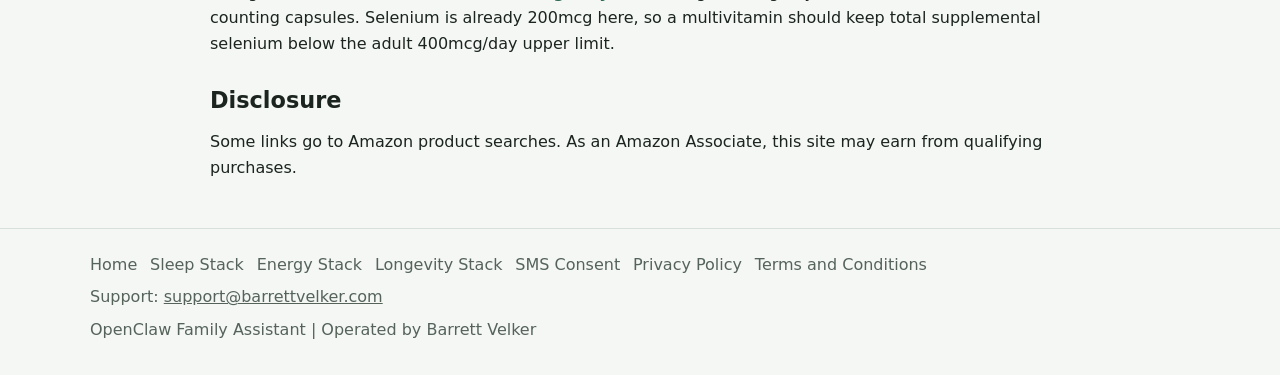
<file: energy-stack.html>
<!DOCTYPE html>
<html lang="en">
  <head>
    <meta charset="utf-8" />
    <meta name="viewport" content="width=device-width, initial-scale=1" />
    <title>Energy Stack | Barrett Velker</title>
    <meta
      name="description"
      content="Barrett Velker's daytime energy and focus supplement stack with preferred NOW Foods and Nutricost Amazon options."
    />
    <link rel="stylesheet" href="./styles.css" />
  </head>
  <body>
    <header class="site-header">
      <div class="bar">
        <a class="brand" href="./index.html">OpenClaw Family Assistant</a>
        <nav class="nav" aria-label="Primary">
          <a href="./index.html#program">Program</a>
          <a href="./sleep-stack.html">Sleep Stack</a>
          <a href="./energy-stack.html">Energy Stack</a>
          <a href="./longevity-stack.html">Longevity Stack</a>
          <a href="./invite.html">SMS Consent</a>
          <a href="./privacy.html">Privacy</a>
          <a href="./terms.html">Terms</a>
        </nav>
      </div>
    </header>

    <main>
      <section class="page-hero">
        <div class="inner">
          <p class="eyebrow">Wellness Notes</p>
          <h1>Energy Stack</h1>
          <p>
            A daytime supplement stack for clean energy, focus, stress
            resilience, mitochondrial support, and baseline brain support.
          </p>
        </div>
      </section>

      <article class="copy">
        <p class="page-meta">
          Last updated May 16, 2026. This is a personal supplement note, not
          medical advice. Talk with a clinician before changing supplements,
          especially if you take medication, are pregnant, or have a medical
          condition.
        </p>

        <h2>Upon Waking</h2>
        <div class="stack-table-wrap">
          <table class="stack-table">
            <thead>
              <tr>
                <th>Supplement</th>
                <th>Dose</th>
                <th>Preferred Amazon option</th>
              </tr>
            </thead>
            <tbody>
              <tr>
                <td>NAC</td>
                <td>1,000mg</td>
                <td><a href="https://www.amazon.com/s?k=NOW+Foods+NAC+1000mg&tag=barrettvelker-20">NOW Foods NAC 1000mg</a></td>
              </tr>
              <tr>
                <td>Rhodiola Rosea</td>
                <td>500mg, 5 days on / 2 off</td>
                <td><a href="https://www.amazon.com/s?k=NOW+Foods+Rhodiola+500mg+3%25+Extract&tag=barrettvelker-20">NOW Foods Rhodiola 500mg</a></td>
              </tr>
            </tbody>
          </table>
        </div>

        <h2>With Breakfast</h2>
        <div class="stack-table-wrap">
          <table class="stack-table">
            <thead>
              <tr>
                <th>Supplement</th>
                <th>Dose</th>
                <th>Preferred Amazon option</th>
              </tr>
            </thead>
            <tbody>
              <tr>
                <td>Citicoline / CDP-Choline</td>
                <td>300mg</td>
                <td><a href="https://www.amazon.com/s?k=Nutricost+CDP+Choline+300mg&tag=barrettvelker-20">Nutricost CDP Choline 300mg</a></td>
              </tr>
              <tr>
                <td>Bacopa Monnieri</td>
                <td>500mg</td>
                <td><a href="https://www.amazon.com/s?k=Nutricost+Bacopa+Monnieri&tag=barrettvelker-20">Nutricost Bacopa Monnieri</a></td>
              </tr>
              <tr>
                <td>Lion's Mane</td>
                <td>500mg</td>
                <td><a href="https://www.amazon.com/s?k=NOW+Foods+Lion%27s+Mane+500mg&tag=barrettvelker-20">NOW Foods Lion's Mane 500mg</a></td>
              </tr>
              <tr>
                <td>PQQ</td>
                <td>20mg</td>
                <td><a href="https://www.amazon.com/s?k=Nutricost+PQQ+20mg&tag=barrettvelker-20">Nutricost PQQ 20mg</a></td>
              </tr>
              <tr>
                <td>Omega-3 Fish Oil</td>
                <td>Count toward 1.6-2g/day EPA+DHA total</td>
                <td><a href="https://www.amazon.com/s?k=Nutricost+high+potency+Omega+3+EPA+DHA&tag=barrettvelker-20">Nutricost high potency omega-3</a></td>
              </tr>
              <tr>
                <td>Selenium</td>
                <td>200mcg</td>
                <td><a href="https://www.amazon.com/s?k=NOW+Foods+Selenium+200mcg&tag=barrettvelker-20">NOW Foods Selenium 200mcg</a></td>
              </tr>
            </tbody>
          </table>
        </div>

        <h2>Midday</h2>
        <p>
          Take chlorella away from the rest of the stack so it does not bind
          things you actually want to absorb.
        </p>
        <ul>
          <li><a href="https://www.amazon.com/s?k=NOW+Foods+Chlorella+1000mg&tag=barrettvelker-20">NOW Foods Chlorella 1000mg</a> - 1,000mg, at least 2 hours away from other supplements.</li>
        </ul>

        <h2>As Needed</h2>
        <ul>
          <li><a href="https://www.amazon.com/s?k=Ketone-IQ&tag=barrettvelker-20">Ketone-IQ</a> - 10g BHB for targeted energy demand.</li>
          <li>Extra omega-3 when diet or inflammation load calls for it.</li>
        </ul>

        <h2>Simple Version</h2>
        <p>
          For a lighter stack, start with NAC, rhodiola, citicoline, omega-3,
          and selenium. Add Bacopa, Lion's Mane, PQQ, chlorella, or Ketone-IQ
          only if they clearly help.
        </p>

        <h2>Longevity Stack Interaction</h2>
        <p>
          Omega-3 here is consolidated with the
          <a href="./longevity-stack.html">longevity stack</a>: target
          1.6-2g/day EPA+DHA total rather than counting capsules. Selenium is
          already 200mcg here, so a multivitamin should keep total supplemental
          selenium below the adult 400mcg/day upper limit.
        </p>

        <h2>Disclosure</h2>
        <p>
          Some links go to Amazon product searches. As an Amazon Associate, this
          site may earn from qualifying purchases.
        </p>
      </article>
    </main>

    <footer class="footer">
      <div class="inner footer-copy">
        <div class="footer-links">
          <a href="./index.html">Home</a>
          <a href="./sleep-stack.html">Sleep Stack</a>
          <a href="./energy-stack.html">Energy Stack</a>
          <a href="./longevity-stack.html">Longevity Stack</a>
          <a href="./invite.html">SMS Consent</a>
          <a href="./privacy.html">Privacy Policy</a>
          <a href="./terms.html">Terms and Conditions</a>
        </div>
        <div>
          Support:
          <a href="mailto:support@barrettvelker.com">support@barrettvelker.com</a>
        </div>
        <div>OpenClaw Family Assistant | Operated by Barrett Velker</div>
      </div>
    </footer>
  </body>
</html>
</file>
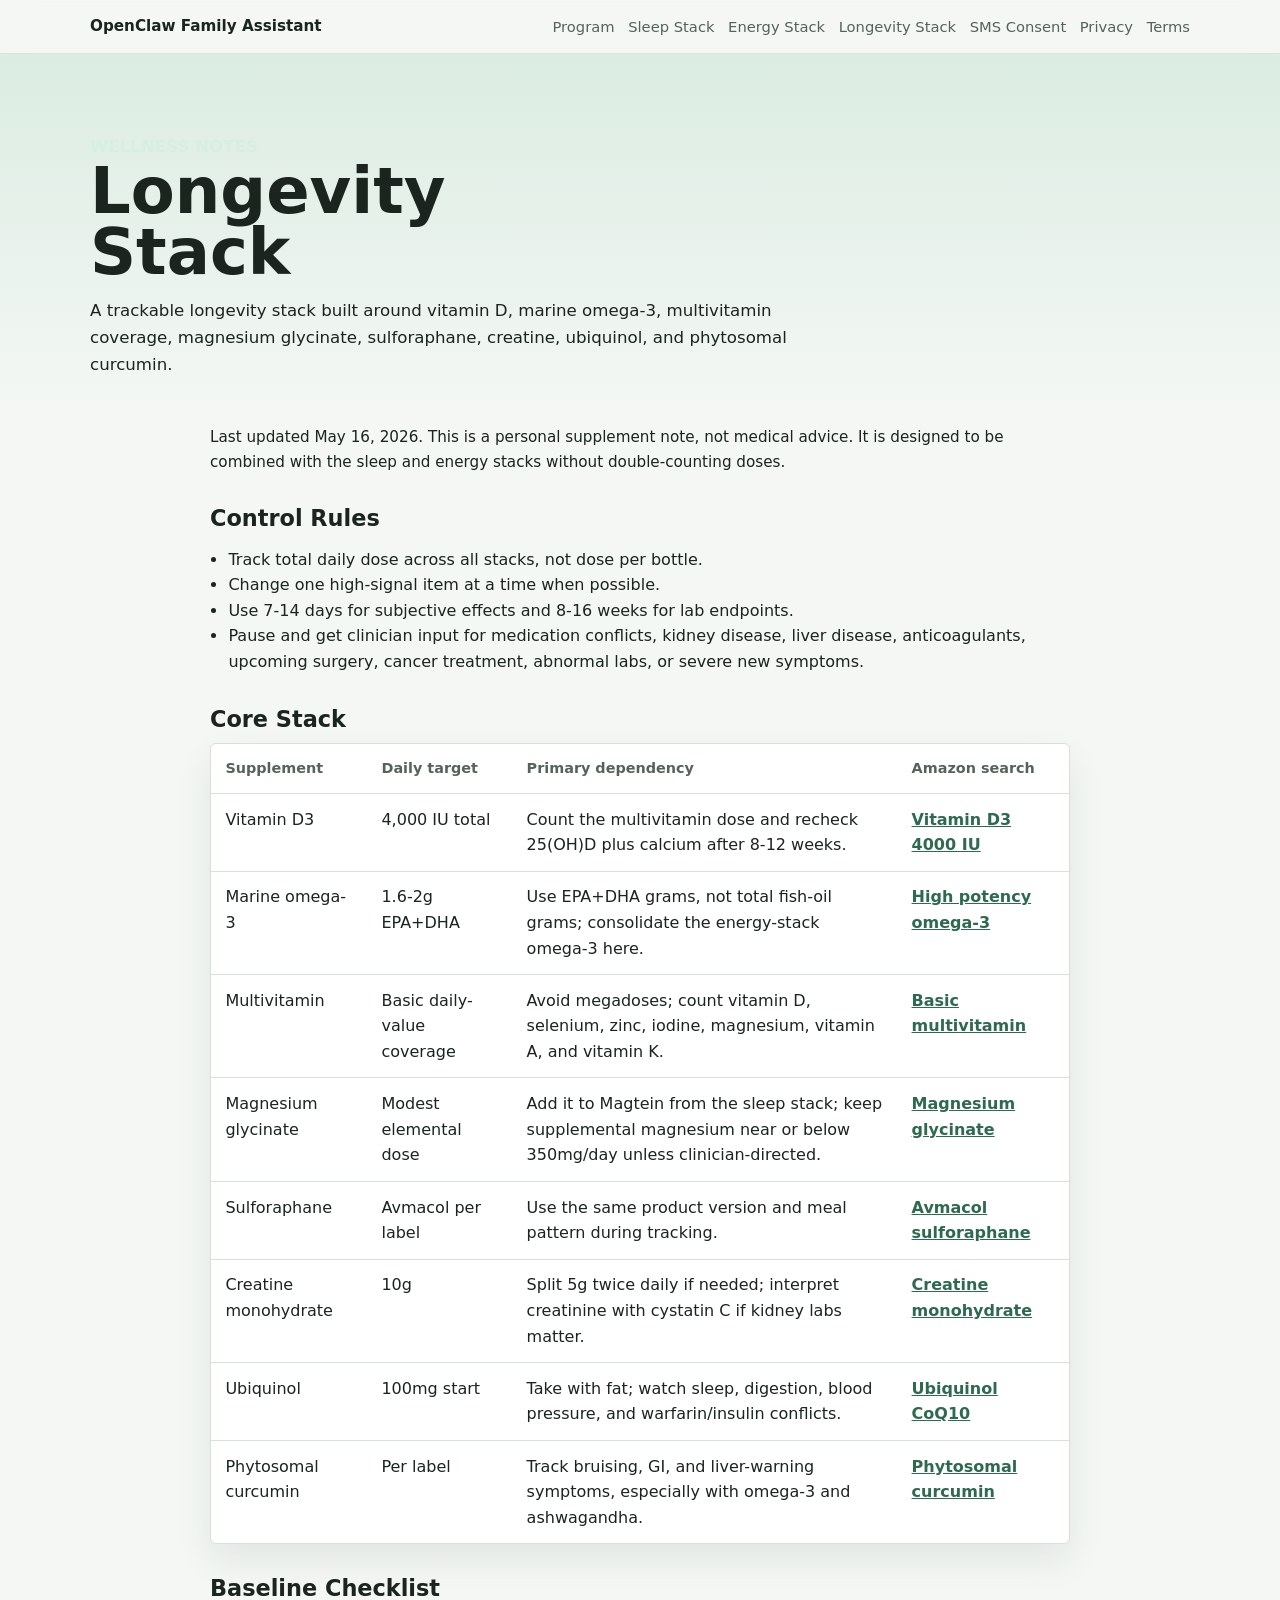
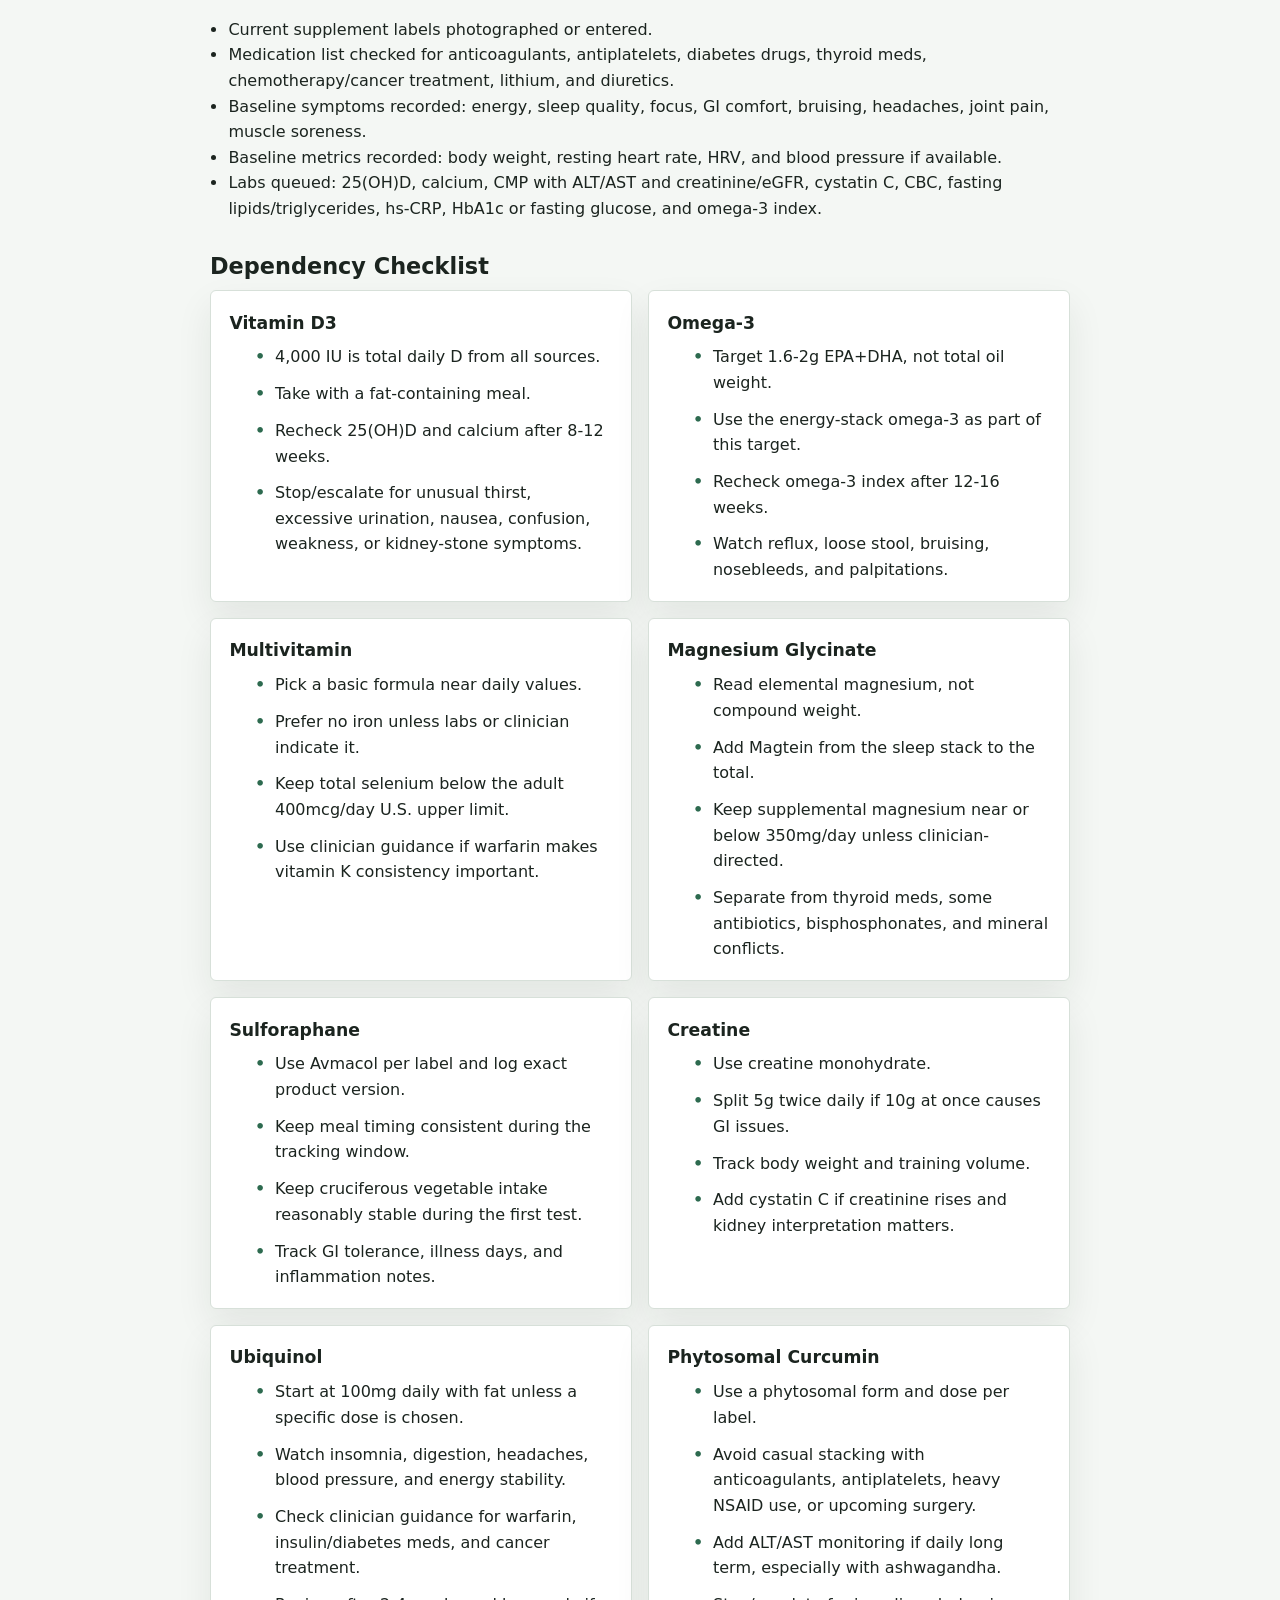
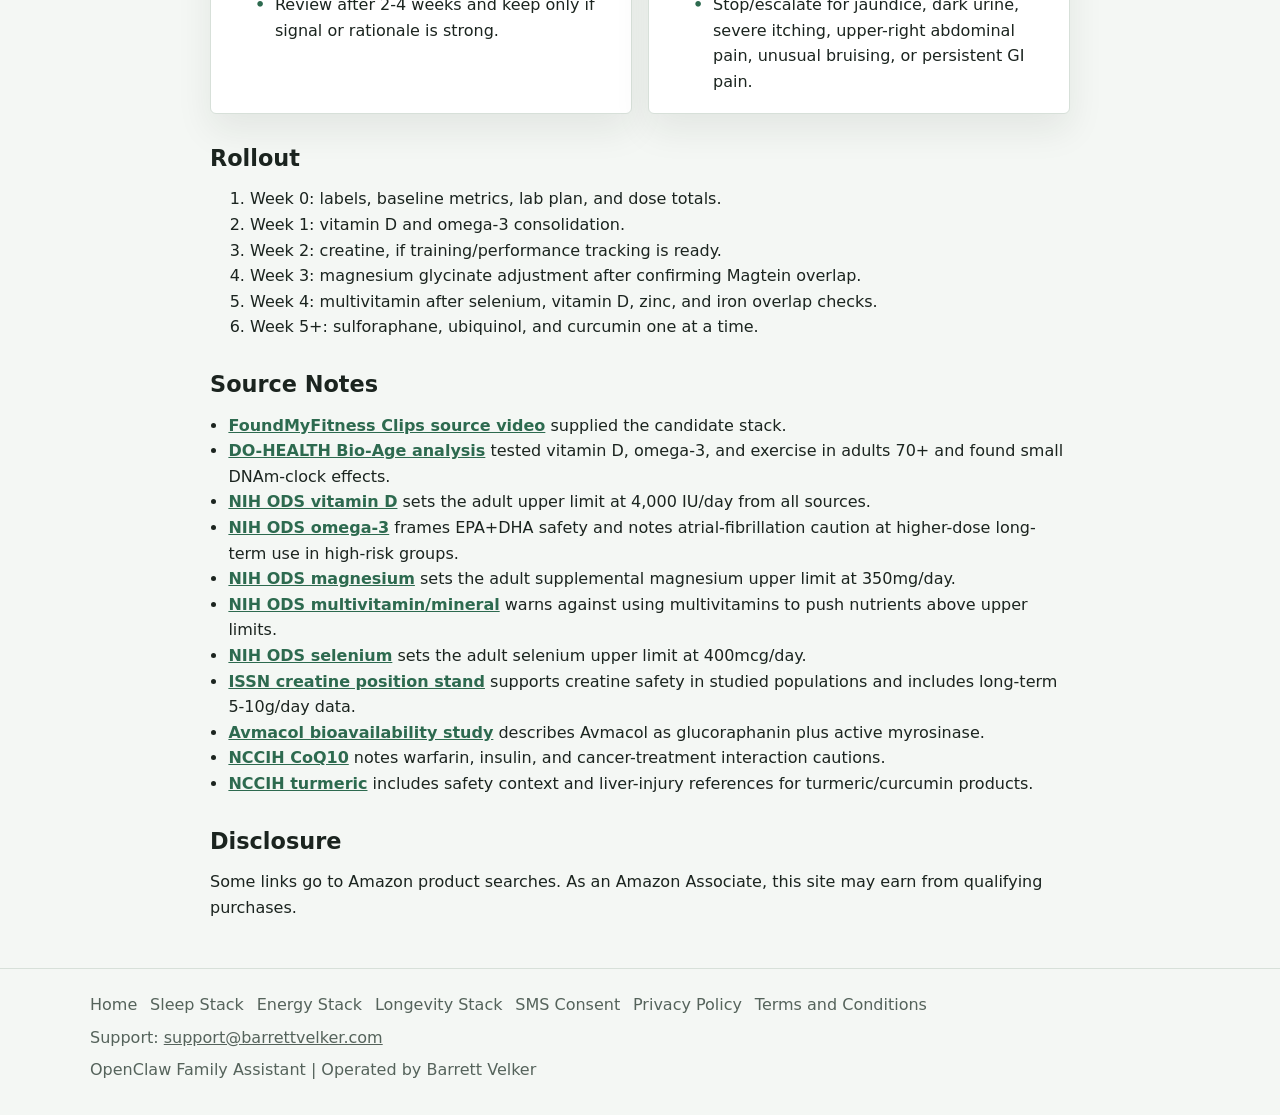
<file: longevity-stack.html>
<!DOCTYPE html>
<html lang="en">
  <head>
    <meta charset="utf-8" />
    <meta name="viewport" content="width=device-width, initial-scale=1" />
    <title>Longevity Stack | Barrett Velker</title>
    <meta
      name="description"
      content="Barrett Velker's longevity supplement stack with dependency checklists for vitamin D, omega-3, multivitamin, magnesium glycinate, sulforaphane, creatine, ubiquinol, and curcumin."
    />
    <link rel="stylesheet" href="./styles.css" />
  </head>
  <body>
    <header class="site-header">
      <div class="bar">
        <a class="brand" href="./index.html">OpenClaw Family Assistant</a>
        <nav class="nav" aria-label="Primary">
          <a href="./index.html#program">Program</a>
          <a href="./sleep-stack.html">Sleep Stack</a>
          <a href="./energy-stack.html">Energy Stack</a>
          <a href="./longevity-stack.html">Longevity Stack</a>
          <a href="./invite.html">SMS Consent</a>
          <a href="./privacy.html">Privacy</a>
          <a href="./terms.html">Terms</a>
        </nav>
      </div>
    </header>

    <main>
      <section class="page-hero">
        <div class="inner">
          <p class="eyebrow">Wellness Notes</p>
          <h1>Longevity Stack</h1>
          <p>
            A trackable longevity stack built around vitamin D, marine omega-3,
            multivitamin coverage, magnesium glycinate, sulforaphane, creatine,
            ubiquinol, and phytosomal curcumin.
          </p>
        </div>
      </section>

      <article class="copy">
        <p class="page-meta">
          Last updated May 16, 2026. This is a personal supplement note, not
          medical advice. It is designed to be combined with the sleep and
          energy stacks without double-counting doses.
        </p>

        <h2>Control Rules</h2>
        <ul>
          <li>Track total daily dose across all stacks, not dose per bottle.</li>
          <li>Change one high-signal item at a time when possible.</li>
          <li>Use 7-14 days for subjective effects and 8-16 weeks for lab endpoints.</li>
          <li>Pause and get clinician input for medication conflicts, kidney disease, liver disease, anticoagulants, upcoming surgery, cancer treatment, abnormal labs, or severe new symptoms.</li>
        </ul>

        <h2>Core Stack</h2>
        <div class="stack-table-wrap">
          <table class="stack-table">
            <thead>
              <tr>
                <th>Supplement</th>
                <th>Daily target</th>
                <th>Primary dependency</th>
                <th>Amazon search</th>
              </tr>
            </thead>
            <tbody>
              <tr>
                <td>Vitamin D3</td>
                <td>4,000 IU total</td>
                <td>Count the multivitamin dose and recheck 25(OH)D plus calcium after 8-12 weeks.</td>
                <td><a href="https://www.amazon.com/s?k=Vitamin+D3+4000+IU&tag=barrettvelker-20">Vitamin D3 4000 IU</a></td>
              </tr>
              <tr>
                <td>Marine omega-3</td>
                <td>1.6-2g EPA+DHA</td>
                <td>Use EPA+DHA grams, not total fish-oil grams; consolidate the energy-stack omega-3 here.</td>
                <td><a href="https://www.amazon.com/s?k=Nutricost+high+potency+Omega+3+EPA+DHA&tag=barrettvelker-20">High potency omega-3</a></td>
              </tr>
              <tr>
                <td>Multivitamin</td>
                <td>Basic daily-value coverage</td>
                <td>Avoid megadoses; count vitamin D, selenium, zinc, iodine, magnesium, vitamin A, and vitamin K.</td>
                <td><a href="https://www.amazon.com/s?k=basic+multivitamin+men&tag=barrettvelker-20">Basic multivitamin</a></td>
              </tr>
              <tr>
                <td>Magnesium glycinate</td>
                <td>Modest elemental dose</td>
                <td>Add it to Magtein from the sleep stack; keep supplemental magnesium near or below 350mg/day unless clinician-directed.</td>
                <td><a href="https://www.amazon.com/s?k=Magnesium+Glycinate&tag=barrettvelker-20">Magnesium glycinate</a></td>
              </tr>
              <tr>
                <td>Sulforaphane</td>
                <td>Avmacol per label</td>
                <td>Use the same product version and meal pattern during tracking.</td>
                <td><a href="https://www.amazon.com/s?k=Avmacol+Sulforaphane&tag=barrettvelker-20">Avmacol sulforaphane</a></td>
              </tr>
              <tr>
                <td>Creatine monohydrate</td>
                <td>10g</td>
                <td>Split 5g twice daily if needed; interpret creatinine with cystatin C if kidney labs matter.</td>
                <td><a href="https://www.amazon.com/s?k=Creatine+Monohydrate+Powder&tag=barrettvelker-20">Creatine monohydrate</a></td>
              </tr>
              <tr>
                <td>Ubiquinol</td>
                <td>100mg start</td>
                <td>Take with fat; watch sleep, digestion, blood pressure, and warfarin/insulin conflicts.</td>
                <td><a href="https://www.amazon.com/s?k=Ubiquinol+CoQ10&tag=barrettvelker-20">Ubiquinol CoQ10</a></td>
              </tr>
              <tr>
                <td>Phytosomal curcumin</td>
                <td>Per label</td>
                <td>Track bruising, GI, and liver-warning symptoms, especially with omega-3 and ashwagandha.</td>
                <td><a href="https://www.amazon.com/s?k=Phytosome+Curcumin+Meriva&tag=barrettvelker-20">Phytosomal curcumin</a></td>
              </tr>
            </tbody>
          </table>
        </div>

        <h2>Baseline Checklist</h2>
        <ul>
          <li>Current supplement labels photographed or entered.</li>
          <li>Medication list checked for anticoagulants, antiplatelets, diabetes drugs, thyroid meds, chemotherapy/cancer treatment, lithium, and diuretics.</li>
          <li>Baseline symptoms recorded: energy, sleep quality, focus, GI comfort, bruising, headaches, joint pain, muscle soreness.</li>
          <li>Baseline metrics recorded: body weight, resting heart rate, HRV, and blood pressure if available.</li>
          <li>Labs queued: 25(OH)D, calcium, CMP with ALT/AST and creatinine/eGFR, cystatin C, CBC, fasting lipids/triglycerides, hs-CRP, HbA1c or fasting glucose, and omega-3 index.</li>
        </ul>

        <h2>Dependency Checklist</h2>
        <div class="grid-2">
          <article class="panel">
            <h3>Vitamin D3</h3>
            <ul class="checklist">
              <li>4,000 IU is total daily D from all sources.</li>
              <li>Take with a fat-containing meal.</li>
              <li>Recheck 25(OH)D and calcium after 8-12 weeks.</li>
              <li>Stop/escalate for unusual thirst, excessive urination, nausea, confusion, weakness, or kidney-stone symptoms.</li>
            </ul>
          </article>
          <article class="panel">
            <h3>Omega-3</h3>
            <ul class="checklist">
              <li>Target 1.6-2g EPA+DHA, not total oil weight.</li>
              <li>Use the energy-stack omega-3 as part of this target.</li>
              <li>Recheck omega-3 index after 12-16 weeks.</li>
              <li>Watch reflux, loose stool, bruising, nosebleeds, and palpitations.</li>
            </ul>
          </article>
          <article class="panel">
            <h3>Multivitamin</h3>
            <ul class="checklist">
              <li>Pick a basic formula near daily values.</li>
              <li>Prefer no iron unless labs or clinician indicate it.</li>
              <li>Keep total selenium below the adult 400mcg/day U.S. upper limit.</li>
              <li>Use clinician guidance if warfarin makes vitamin K consistency important.</li>
            </ul>
          </article>
          <article class="panel">
            <h3>Magnesium Glycinate</h3>
            <ul class="checklist">
              <li>Read elemental magnesium, not compound weight.</li>
              <li>Add Magtein from the sleep stack to the total.</li>
              <li>Keep supplemental magnesium near or below 350mg/day unless clinician-directed.</li>
              <li>Separate from thyroid meds, some antibiotics, bisphosphonates, and mineral conflicts.</li>
            </ul>
          </article>
          <article class="panel">
            <h3>Sulforaphane</h3>
            <ul class="checklist">
              <li>Use Avmacol per label and log exact product version.</li>
              <li>Keep meal timing consistent during the tracking window.</li>
              <li>Keep cruciferous vegetable intake reasonably stable during the first test.</li>
              <li>Track GI tolerance, illness days, and inflammation notes.</li>
            </ul>
          </article>
          <article class="panel">
            <h3>Creatine</h3>
            <ul class="checklist">
              <li>Use creatine monohydrate.</li>
              <li>Split 5g twice daily if 10g at once causes GI issues.</li>
              <li>Track body weight and training volume.</li>
              <li>Add cystatin C if creatinine rises and kidney interpretation matters.</li>
            </ul>
          </article>
          <article class="panel">
            <h3>Ubiquinol</h3>
            <ul class="checklist">
              <li>Start at 100mg daily with fat unless a specific dose is chosen.</li>
              <li>Watch insomnia, digestion, headaches, blood pressure, and energy stability.</li>
              <li>Check clinician guidance for warfarin, insulin/diabetes meds, and cancer treatment.</li>
              <li>Review after 2-4 weeks and keep only if signal or rationale is strong.</li>
            </ul>
          </article>
          <article class="panel">
            <h3>Phytosomal Curcumin</h3>
            <ul class="checklist">
              <li>Use a phytosomal form and dose per label.</li>
              <li>Avoid casual stacking with anticoagulants, antiplatelets, heavy NSAID use, or upcoming surgery.</li>
              <li>Add ALT/AST monitoring if daily long term, especially with ashwagandha.</li>
              <li>Stop/escalate for jaundice, dark urine, severe itching, upper-right abdominal pain, unusual bruising, or persistent GI pain.</li>
            </ul>
          </article>
        </div>

        <h2>Rollout</h2>
        <ol>
          <li>Week 0: labels, baseline metrics, lab plan, and dose totals.</li>
          <li>Week 1: vitamin D and omega-3 consolidation.</li>
          <li>Week 2: creatine, if training/performance tracking is ready.</li>
          <li>Week 3: magnesium glycinate adjustment after confirming Magtein overlap.</li>
          <li>Week 4: multivitamin after selenium, vitamin D, zinc, and iron overlap checks.</li>
          <li>Week 5+: sulforaphane, ubiquinol, and curcumin one at a time.</li>
        </ol>

        <h2>Source Notes</h2>
        <ul>
          <li><a href="https://youtu.be/dJfxU6mim9M?si=BSAoqqrpuAbnsxvR">FoundMyFitness Clips source video</a> supplied the candidate stack.</li>
          <li><a href="https://www.nature.com/articles/s43587-024-00793-y">DO-HEALTH Bio-Age analysis</a> tested vitamin D, omega-3, and exercise in adults 70+ and found small DNAm-clock effects.</li>
          <li><a href="https://ods.od.nih.gov/pdf/factsheets/vitamind-consumer.pdf">NIH ODS vitamin D</a> sets the adult upper limit at 4,000 IU/day from all sources.</li>
          <li><a href="https://ods.od.nih.gov/factsheets/Omega3FattyAcids-HealthProfessional/?redirect=false">NIH ODS omega-3</a> frames EPA+DHA safety and notes atrial-fibrillation caution at higher-dose long-term use in high-risk groups.</li>
          <li><a href="https://ods.od.nih.gov/factsheets/Magnesium-HealthProfessional/">NIH ODS magnesium</a> sets the adult supplemental magnesium upper limit at 350mg/day.</li>
          <li><a href="https://ods.od.nih.gov/factsheets/MVMS-Consumer/">NIH ODS multivitamin/mineral</a> warns against using multivitamins to push nutrients above upper limits.</li>
          <li><a href="https://ods.od.nih.gov/factsheets/Selenium-HealthProfessional/">NIH ODS selenium</a> sets the adult selenium upper limit at 400mcg/day.</li>
          <li><a href="https://link.springer.com/article/10.1186/s12970-017-0173-z">ISSN creatine position stand</a> supports creatine safety in studied populations and includes long-term 5-10g/day data.</li>
          <li><a href="https://www.mdpi.com/2072-6643/11/7/1489">Avmacol bioavailability study</a> describes Avmacol as glucoraphanin plus active myrosinase.</li>
          <li><a href="https://www.nccih.nih.gov/health/coenzyme-q10">NCCIH CoQ10</a> notes warfarin, insulin, and cancer-treatment interaction cautions.</li>
          <li><a href="https://www.nccih.nih.gov/health/turmeric">NCCIH turmeric</a> includes safety context and liver-injury references for turmeric/curcumin products.</li>
        </ul>

        <h2>Disclosure</h2>
        <p>
          Some links go to Amazon product searches. As an Amazon Associate, this
          site may earn from qualifying purchases.
        </p>
      </article>
    </main>

    <footer class="footer">
      <div class="inner footer-copy">
        <div class="footer-links">
          <a href="./index.html">Home</a>
          <a href="./sleep-stack.html">Sleep Stack</a>
          <a href="./energy-stack.html">Energy Stack</a>
          <a href="./longevity-stack.html">Longevity Stack</a>
          <a href="./invite.html">SMS Consent</a>
          <a href="./privacy.html">Privacy Policy</a>
          <a href="./terms.html">Terms and Conditions</a>
        </div>
        <div>
          Support:
          <a href="mailto:support@barrettvelker.com">support@barrettvelker.com</a>
        </div>
        <div>OpenClaw Family Assistant | Operated by Barrett Velker</div>
      </div>
    </footer>
  </body>
</html>
</file>
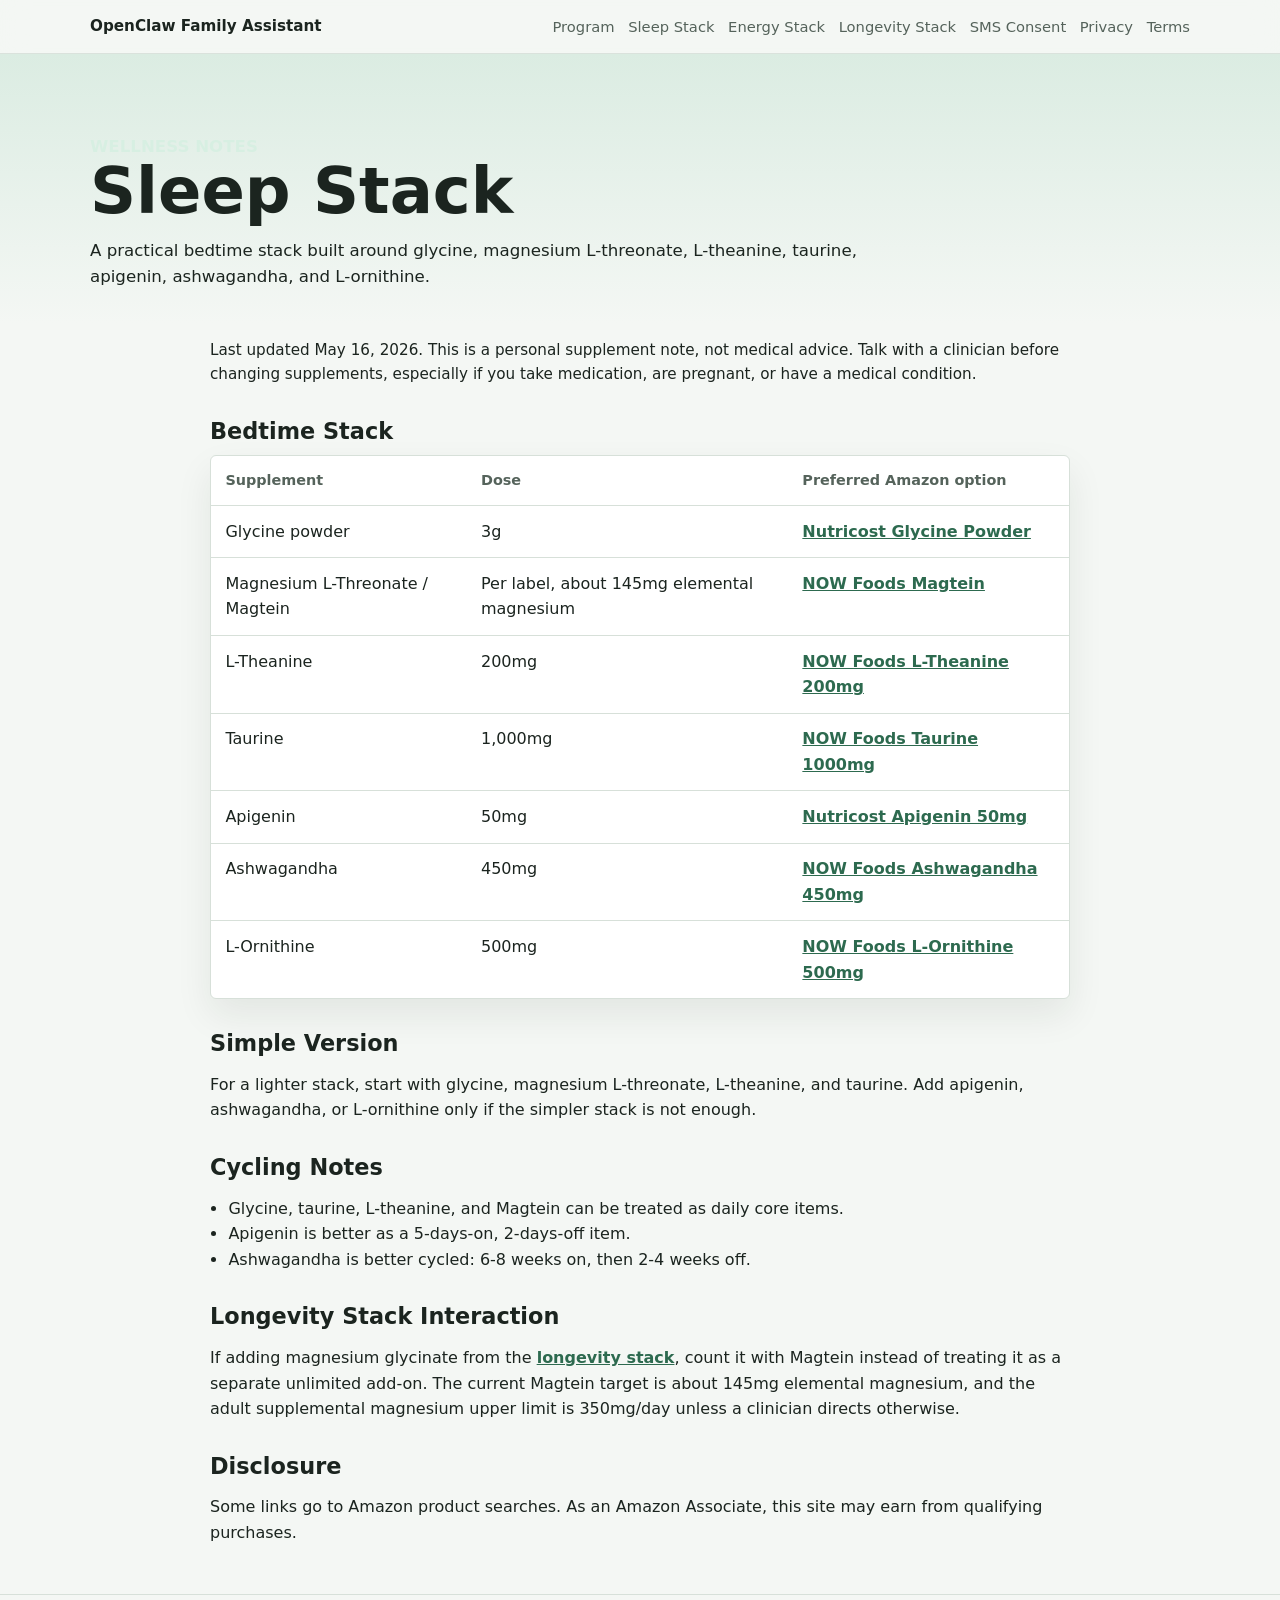
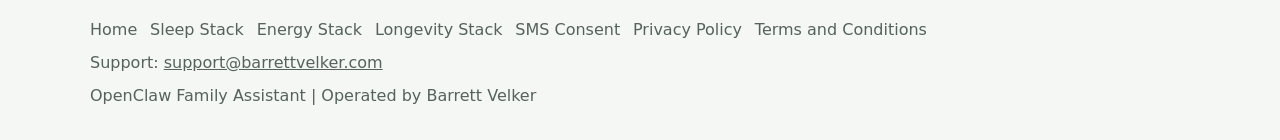
<file: sleep-stack.html>
<!DOCTYPE html>
<html lang="en">
  <head>
    <meta charset="utf-8" />
    <meta name="viewport" content="width=device-width, initial-scale=1" />
    <title>Sleep Stack | Barrett Velker</title>
    <meta
      name="description"
      content="Barrett Velker's bedtime supplement stack with preferred NOW Foods and Nutricost Amazon options."
    />
    <link rel="stylesheet" href="./styles.css" />
  </head>
  <body>
    <header class="site-header">
      <div class="bar">
        <a class="brand" href="./index.html">OpenClaw Family Assistant</a>
        <nav class="nav" aria-label="Primary">
          <a href="./index.html#program">Program</a>
          <a href="./sleep-stack.html">Sleep Stack</a>
          <a href="./energy-stack.html">Energy Stack</a>
          <a href="./longevity-stack.html">Longevity Stack</a>
          <a href="./invite.html">SMS Consent</a>
          <a href="./privacy.html">Privacy</a>
          <a href="./terms.html">Terms</a>
        </nav>
      </div>
    </header>

    <main>
      <section class="page-hero">
        <div class="inner">
          <p class="eyebrow">Wellness Notes</p>
          <h1>Sleep Stack</h1>
          <p>
            A practical bedtime stack built around glycine, magnesium
            L-threonate, L-theanine, taurine, apigenin, ashwagandha, and
            L-ornithine.
          </p>
        </div>
      </section>

      <article class="copy">
        <p class="page-meta">
          Last updated May 16, 2026. This is a personal supplement note, not
          medical advice. Talk with a clinician before changing supplements,
          especially if you take medication, are pregnant, or have a medical
          condition.
        </p>

        <h2>Bedtime Stack</h2>
        <div class="stack-table-wrap">
          <table class="stack-table">
            <thead>
              <tr>
                <th>Supplement</th>
                <th>Dose</th>
                <th>Preferred Amazon option</th>
              </tr>
            </thead>
            <tbody>
              <tr>
                <td>Glycine powder</td>
                <td>3g</td>
                <td>
                  <a href="https://www.amazon.com/s?k=Nutricost+Glycine+Powder&tag=barrettvelker-20">Nutricost Glycine Powder</a>
                </td>
              </tr>
              <tr>
                <td>Magnesium L-Threonate / Magtein</td>
                <td>Per label, about 145mg elemental magnesium</td>
                <td>
                  <a href="https://www.amazon.com/s?k=NOW+Foods+Magtein+Magnesium+L-Threonate&tag=barrettvelker-20">NOW Foods Magtein</a>
                </td>
              </tr>
              <tr>
                <td>L-Theanine</td>
                <td>200mg</td>
                <td>
                  <a href="https://www.amazon.com/s?k=NOW+Foods+L-Theanine+200mg+Inositol&tag=barrettvelker-20">NOW Foods L-Theanine 200mg</a>
                </td>
              </tr>
              <tr>
                <td>Taurine</td>
                <td>1,000mg</td>
                <td>
                  <a href="https://www.amazon.com/s?k=NOW+Foods+Taurine+1000mg&tag=barrettvelker-20">NOW Foods Taurine 1000mg</a>
                </td>
              </tr>
              <tr>
                <td>Apigenin</td>
                <td>50mg</td>
                <td>
                  <a href="https://www.amazon.com/s?k=Nutricost+Apigenin+50mg&tag=barrettvelker-20">Nutricost Apigenin 50mg</a>
                </td>
              </tr>
              <tr>
                <td>Ashwagandha</td>
                <td>450mg</td>
                <td>
                  <a href="https://www.amazon.com/s?k=NOW+Foods+Ashwagandha+450mg&tag=barrettvelker-20">NOW Foods Ashwagandha 450mg</a>
                </td>
              </tr>
              <tr>
                <td>L-Ornithine</td>
                <td>500mg</td>
                <td>
                  <a href="https://www.amazon.com/s?k=NOW+Foods+L-Ornithine+500mg&tag=barrettvelker-20">NOW Foods L-Ornithine 500mg</a>
                </td>
              </tr>
            </tbody>
          </table>
        </div>

        <h2>Simple Version</h2>
        <p>
          For a lighter stack, start with glycine, magnesium L-threonate,
          L-theanine, and taurine. Add apigenin, ashwagandha, or L-ornithine
          only if the simpler stack is not enough.
        </p>

        <h2>Cycling Notes</h2>
        <ul>
          <li>Glycine, taurine, L-theanine, and Magtein can be treated as daily core items.</li>
          <li>Apigenin is better as a 5-days-on, 2-days-off item.</li>
          <li>Ashwagandha is better cycled: 6-8 weeks on, then 2-4 weeks off.</li>
        </ul>

        <h2>Longevity Stack Interaction</h2>
        <p>
          If adding magnesium glycinate from the
          <a href="./longevity-stack.html">longevity stack</a>, count it with
          Magtein instead of treating it as a separate unlimited add-on. The
          current Magtein target is about 145mg elemental magnesium, and the
          adult supplemental magnesium upper limit is 350mg/day unless a
          clinician directs otherwise.
        </p>

        <h2>Disclosure</h2>
        <p>
          Some links go to Amazon product searches. As an Amazon Associate, this
          site may earn from qualifying purchases.
        </p>
      </article>
    </main>

    <footer class="footer">
      <div class="inner footer-copy">
        <div class="footer-links">
          <a href="./index.html">Home</a>
          <a href="./sleep-stack.html">Sleep Stack</a>
          <a href="./energy-stack.html">Energy Stack</a>
          <a href="./longevity-stack.html">Longevity Stack</a>
          <a href="./invite.html">SMS Consent</a>
          <a href="./privacy.html">Privacy Policy</a>
          <a href="./terms.html">Terms and Conditions</a>
        </div>
        <div>
          Support:
          <a href="mailto:support@barrettvelker.com">support@barrettvelker.com</a>
        </div>
        <div>OpenClaw Family Assistant | Operated by Barrett Velker</div>
      </div>
    </footer>
  </body>
</html>
</file>
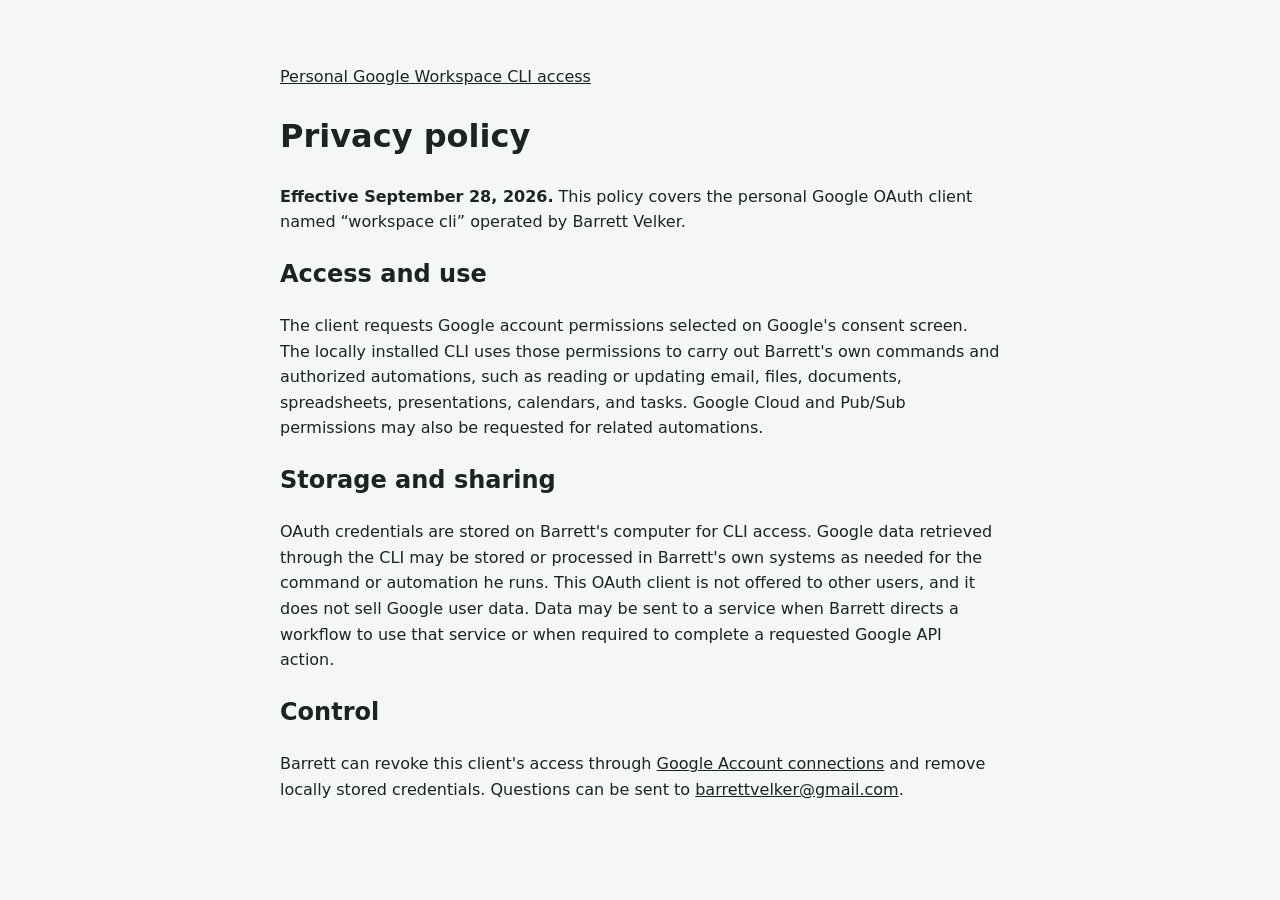
<file: workspace-cli/privacy.html>
<!doctype html>
<html lang="en">
<head>
  <meta charset="utf-8">
  <meta name="viewport" content="width=device-width, initial-scale=1">
  <title>Privacy policy for personal Google Workspace CLI access | Barrett Velker</title>
  <meta name="description" content="Privacy policy for Barrett Velker's personal Google Workspace CLI OAuth client.">
  <link rel="canonical" href="https://barrettvelker.com/workspace-cli/privacy.html">
  <link rel="stylesheet" href="../styles.css">
</head>
<body>
  <main style="max-width: 48rem; margin: 4rem auto; padding: 0 1.5rem; line-height: 1.6">
    <p><a href="/workspace-cli/">Personal Google Workspace CLI access</a></p>
    <h1>Privacy policy</h1>
    <p><strong>Effective September 28, 2026.</strong> This policy covers the personal Google OAuth client named “workspace cli” operated by Barrett Velker.</p>
    <h2>Access and use</h2>
    <p>The client requests Google account permissions selected on Google's consent screen. The locally installed CLI uses those permissions to carry out Barrett's own commands and authorized automations, such as reading or updating email, files, documents, spreadsheets, presentations, calendars, and tasks. Google Cloud and Pub/Sub permissions may also be requested for related automations.</p>
    <h2>Storage and sharing</h2>
    <p>OAuth credentials are stored on Barrett's computer for CLI access. Google data retrieved through the CLI may be stored or processed in Barrett's own systems as needed for the command or automation he runs. This OAuth client is not offered to other users, and it does not sell Google user data. Data may be sent to a service when Barrett directs a workflow to use that service or when required to complete a requested Google API action.</p>
    <h2>Control</h2>
    <p>Barrett can revoke this client's access through <a href="https://myaccount.google.com/connections">Google Account connections</a> and remove locally stored credentials. Questions can be sent to <a href="mailto:barrettvelker@gmail.com">barrettvelker@gmail.com</a>.</p>
  </main>
</body>
</html>
</file>
<file: styles.css>
:root {
  color-scheme: light;
  --bg: #f4f7f4;
  --surface: #ffffff;
  --ink: #1b241f;
  --muted: #55635b;
  --line: #d7e0d9;
  --accent: #2d6a4f;
  --accent-2: #8f2d56;
  --accent-3: #cde8dc;
  --shadow: 0 16px 36px rgba(27, 36, 31, 0.08);
  --radius: 6px;
  --max: 1100px;
}

* {
  box-sizing: border-box;
}

html {
  scroll-behavior: smooth;
}

body {
  margin: 0;
  font-family: Inter, ui-sans-serif, system-ui, -apple-system, BlinkMacSystemFont, "Segoe UI", sans-serif;
  color: var(--ink);
  background: var(--bg);
  line-height: 1.6;
}

body.home-page {
  color-scheme: dark;
  --bg: #080b0a;
  --surface: #111716;
  --ink: #f3f7f4;
  --muted: #a7b7af;
  --line: #26332f;
  --accent: #2fb172;
  --accent-2: #d27a9e;
  --accent-3: #18372b;
  --shadow: 0 18px 40px rgba(0, 0, 0, 0.28);
}

a {
  color: inherit;
}

img {
  display: block;
  max-width: 100%;
}

.site-header {
  position: sticky;
  top: 0;
  z-index: 30;
  background: rgba(244, 247, 244, 0.92);
  backdrop-filter: blur(14px);
  border-bottom: 1px solid rgba(215, 224, 217, 0.88);
}

.home-page .site-header {
  background: rgba(8, 11, 10, 0.88);
  border-bottom-color: rgba(69, 87, 80, 0.7);
}

.bar {
  width: min(100% - 2rem, var(--max));
  margin: 0 auto;
  display: flex;
  align-items: center;
  justify-content: space-between;
  gap: 1rem;
  padding: 0.9rem 0;
}

.brand {
  font-size: 0.95rem;
  font-weight: 700;
  text-decoration: none;
}

.nav {
  display: flex;
  flex-wrap: wrap;
  justify-content: flex-end;
  gap: 0.85rem;
  font-size: 0.92rem;
}

.nav a {
  text-decoration: none;
  color: var(--muted);
}

.home-page .nav a:hover,
.home-page .brand:hover,
.home-page .footer-links a:hover {
  color: #ffffff;
}

.hero {
  position: relative;
  min-height: 54vh;
  display: flex;
  align-items: end;
  background:
    linear-gradient(180deg, rgba(16, 26, 21, 0.18), rgba(16, 26, 21, 0.68)),
    url("https://images.unsplash.com/photo-1516321318423-f06f85e504b3?auto=format&fit=crop&w=1600&q=80") center/cover no-repeat;
  color: #f8fbf8;
}

.home-hero {
  position: relative;
  min-height: 78vh;
  display: flex;
  align-items: center;
  overflow: hidden;
  color: #f9fbf8;
  background:
    radial-gradient(circle at 74% 28%, rgba(47, 177, 114, 0.24), transparent 32rem),
    radial-gradient(circle at 20% 78%, rgba(210, 122, 158, 0.14), transparent 26rem),
    linear-gradient(135deg, #080b0a 0%, #101716 48%, #050706 100%);
}

.home-hero::before {
  content: "";
  position: absolute;
  inset: 0;
  pointer-events: none;
  background-image:
    linear-gradient(rgba(255, 255, 255, 0.045) 1px, transparent 1px),
    linear-gradient(90deg, rgba(255, 255, 255, 0.045) 1px, transparent 1px);
  background-size: 4rem 4rem;
  mask-image: linear-gradient(180deg, rgba(0, 0, 0, 0.65), transparent 72%);
}

.home-hero-inner {
  width: min(100% - 2rem, var(--max));
  margin: 0 auto;
  padding: 6rem 0 4rem;
  display: grid;
  grid-template-columns: minmax(14rem, 0.75fr) minmax(0, 1.25fr);
  gap: clamp(1.8rem, 5vw, 5rem);
  align-items: center;
  position: relative;
  z-index: 1;
}

.home-hero h1 {
  max-width: 14ch;
  margin: 0;
  font-size: clamp(2.35rem, 5vw, 5rem);
  line-height: 0.94;
}

.home-hero p {
  max-width: 44rem;
  margin: 1.1rem 0 0;
  font-size: clamp(1rem, 1.3vw, 1.2rem);
}

.profile-orb {
  --orb-size: clamp(13rem, 28vw, 20rem);
  position: relative;
  width: var(--orb-size);
  aspect-ratio: 1;
  justify-self: center;
  border-radius: 50%;
  isolation: isolate;
}

.profile-orb::before,
.profile-orb::after {
  content: "";
  position: absolute;
  inset: -1.2rem;
  border-radius: 50%;
  z-index: -1;
}

.profile-orb::before {
  background:
    conic-gradient(from 0deg, rgba(47, 177, 114, 0), rgba(47, 177, 114, 0.62), rgba(210, 122, 158, 0.42), rgba(47, 177, 114, 0));
  filter: blur(1px);
  animation: orb-spin 7s linear infinite;
}

.profile-orb::after {
  inset: -2.4rem;
  background: radial-gradient(circle, rgba(47, 177, 114, 0.22), transparent 66%);
  filter: blur(18px);
}

.profile-orb img {
  position: absolute;
  inset: 0;
  width: 100%;
  height: 100%;
  object-fit: cover;
  border-radius: 50%;
  border: 1px solid rgba(255, 255, 255, 0.22);
  box-shadow: 0 26px 80px rgba(0, 0, 0, 0.45);
}

.profile-orb-face {
  animation: face-to-avatar 8s ease-in-out infinite alternate;
}

.profile-orb-avatar {
  animation: avatar-from-face 8s ease-in-out infinite alternate;
}

.profile-orb-ring {
  position: absolute;
  inset: -0.5rem;
  border: 1px solid rgba(255, 255, 255, 0.18);
  border-radius: 50%;
  animation: ring-pulse 8s ease-in-out infinite alternate;
}

.hero-copy {
  max-width: 48rem;
}

.hero-inner {
  width: min(100% - 2rem, var(--max));
  margin: 0 auto;
  padding: 4.5rem 0 2.2rem;
}

.eyebrow {
  margin: 0 0 0.5rem;
  font-size: 0.9rem;
  font-weight: 700;
  letter-spacing: 0;
  text-transform: uppercase;
  color: #d7efe2;
}

.muted-eyebrow {
  color: var(--accent-2);
}

.hero h1,
.page-hero h1 {
  margin: 0;
  max-width: 12ch;
  font-size: clamp(2.2rem, 5vw, 4.4rem);
  line-height: 0.95;
}

.hero p,
.page-hero p {
  max-width: 48rem;
  margin: 1rem 0 0;
  font-size: clamp(1rem, 1.3vw, 1.18rem);
}

.hero-actions,
.inline-links,
.footer-links {
  display: flex;
  flex-wrap: wrap;
  gap: 0.8rem;
}

.hero-actions,
.inline-links {
  margin-top: 1.4rem;
}

.button,
.text-link {
  display: inline-flex;
  align-items: center;
  justify-content: center;
  min-height: 2.8rem;
  padding: 0.75rem 1rem;
  border-radius: var(--radius);
  text-decoration: none;
  font-weight: 700;
}

.button {
  background: var(--accent);
  color: #f8fbf8;
}

.button.secondary {
  background: rgba(255, 255, 255, 0.12);
  border: 1px solid rgba(255, 255, 255, 0.35);
  color: #f8fbf8;
}

.text-link {
  padding-inline: 0;
  min-height: auto;
  color: var(--accent);
}

.section {
  padding: 3.2rem 0;
}

.home-page .section {
  background: #080b0a;
}

.section.alt {
  background: #ebf1ec;
}

.home-page .section.alt {
  background: #101615;
}

.section.dark {
  background: #15211b;
  color: #edf5ef;
}

.home-page .section.dark {
  background: #050706;
}

.inner {
  width: min(100% - 2rem, var(--max));
  margin: 0 auto;
}

.section-head {
  max-width: 50rem;
  margin-bottom: 1.8rem;
}

.section-head h2 {
  margin: 0 0 0.55rem;
  font-size: clamp(1.65rem, 3vw, 2.5rem);
  line-height: 1.05;
}

.section-head p {
  margin: 0;
  color: var(--muted);
}

.split {
  display: grid;
  grid-template-columns: minmax(0, 0.8fr) minmax(0, 1.2fr);
  gap: clamp(1.5rem, 4vw, 4rem);
  align-items: start;
}

.lede {
  display: grid;
  gap: 1rem;
  font-size: 1.08rem;
}

.lede p {
  margin: 0;
}

.dark .section-head p,
.dark p,
.dark li {
  color: #d1dfd5;
}

.grid-3,
.grid-2 {
  display: grid;
  gap: 1rem;
}

.grid-3 {
  grid-template-columns: repeat(3, minmax(0, 1fr));
}

.grid-2 {
  grid-template-columns: repeat(2, minmax(0, 1fr));
}

.panel {
  background: var(--surface);
  border: 1px solid var(--line);
  border-radius: var(--radius);
  padding: 1.15rem;
  box-shadow: var(--shadow);
}

.home-page .panel {
  background: linear-gradient(180deg, rgba(25, 35, 32, 0.96), rgba(17, 24, 22, 0.96));
}

.dark .panel {
  background: rgba(255, 255, 255, 0.06);
  border-color: rgba(255, 255, 255, 0.12);
  box-shadow: none;
}

.panel h3 {
  margin: 0 0 0.45rem;
  font-size: 1.08rem;
}

.feature-panel {
  min-height: 13rem;
}

.panel p,
.panel ul {
  margin: 0;
}

.panel ul {
  padding-left: 1.1rem;
}

.callout {
  padding: 1rem 1.1rem;
  border-left: 4px solid var(--accent-2);
  background: rgba(143, 45, 86, 0.08);
  border-radius: var(--radius);
}

.section-callout {
  margin-top: 1rem;
}

.checklist {
  list-style: none;
  padding: 0;
  margin: 0;
  display: grid;
  gap: 0.7rem;
}

.checklist li {
  padding-left: 1.7rem;
  position: relative;
}

.checklist li::before {
  content: "•";
  position: absolute;
  left: 0.45rem;
  top: 0;
  color: var(--accent);
  font-weight: 800;
}

.footer {
  border-top: 1px solid var(--line);
  padding: 1.4rem 0 2rem;
  color: var(--muted);
}

.home-page .footer {
  background: #080b0a;
}

.footer-copy {
  display: grid;
  gap: 0.45rem;
}

.footer-links a {
  text-decoration: none;
}

.fine-print {
  font-size: 0.92rem;
}

.link-list {
  display: grid;
  gap: 0.75rem;
}

.link-list a {
  display: grid;
  gap: 0.15rem;
  padding: 1rem;
  color: #edf5ef;
  text-decoration: none;
  border: 1px solid rgba(255, 255, 255, 0.14);
  border-radius: var(--radius);
  background: rgba(255, 255, 255, 0.06);
}

.link-list span {
  color: #d7efe2;
  font-size: 0.9rem;
}

.link-list strong {
  font-size: 1.03rem;
}

@keyframes face-to-avatar {
  0%,
  36% {
    opacity: 1;
    transform: scale(1);
    filter: saturate(1.04) contrast(1.04);
  }

  70%,
  100% {
    opacity: 0;
    transform: scale(0.985) rotate(-2deg);
    filter: saturate(0.82) contrast(1.12);
  }
}

@keyframes avatar-from-face {
  0%,
  38% {
    opacity: 0;
    transform: scale(1.045) rotate(3deg);
    filter: saturate(0.7) blur(2px);
  }

  72%,
  100% {
    opacity: 1;
    transform: scale(1);
    filter: saturate(1.08) blur(0);
  }
}

@keyframes ring-pulse {
  0%,
  35% {
    transform: scale(1);
    opacity: 0.42;
  }

  100% {
    transform: scale(1.075);
    opacity: 0.85;
  }
}

@keyframes orb-spin {
  to {
    transform: rotate(1turn);
  }
}

.page-hero {
  padding: 4rem 0 2rem;
  background: linear-gradient(180deg, #dbece2 0%, #f4f7f4 100%);
}

.copy {
  width: min(100% - 2rem, 860px);
  margin: 0 auto 3rem;
}

.page-meta {
  font-size: 0.95rem;
  color: var(--muted);
}

.copy h2 {
  margin: 2rem 0 0.75rem;
  font-size: 1.4rem;
  line-height: 1.1;
}

.copy p,
.copy li {
  color: var(--ink);
}

.copy ul {
  padding-left: 1.15rem;
}

.stack-table-wrap {
  width: 100%;
  overflow-x: auto;
  border: 1px solid var(--line);
  border-radius: var(--radius);
  background: var(--surface);
  box-shadow: var(--shadow);
}

.stack-table {
  width: 100%;
  min-width: 640px;
  border-collapse: collapse;
}

.stack-table th,
.stack-table td {
  padding: 0.8rem 0.9rem;
  border-bottom: 1px solid var(--line);
  text-align: left;
  vertical-align: top;
}

.stack-table th {
  color: var(--muted);
  font-size: 0.9rem;
}

.stack-table tr:last-child td {
  border-bottom: 0;
}

.stack-table a,
.copy a {
  color: var(--accent);
  font-weight: 700;
}

.nav-copy-button {
  font: inherit;
  color: var(--accent);
  background: transparent;
  border: 0;
  padding: 0;
  cursor: pointer;
  font-weight: 700;
}

.diagnostic-page .site-header {
  background: rgba(244, 247, 244, 0.95);
}

.diagnostic-hero {
  background:
    linear-gradient(180deg, rgba(219, 236, 226, 0.94), rgba(244, 247, 244, 0.98)),
    url("https://images.unsplash.com/photo-1634394367878-f6e5b7fb8566?auto=format&fit=crop&w=1600&q=80") center/cover no-repeat;
}

.diagnostic-hero-grid {
  display: grid;
  grid-template-columns: minmax(0, 1.15fr) minmax(18rem, 0.85fr);
  gap: clamp(1.4rem, 4vw, 3rem);
  align-items: end;
}

.copy-agent-card {
  background: rgba(255, 255, 255, 0.94);
  border: 1px solid var(--line);
  border-radius: var(--radius);
  padding: 1.15rem;
  box-shadow: var(--shadow);
}

.copy-agent-card h2 {
  margin: 0 0 0.45rem;
  font-size: 1.15rem;
}

.copy-agent-card p {
  margin: 0 0 1rem;
  color: var(--muted);
  font-size: 0.96rem;
}

.copy-agent-card .copy-status {
  min-height: 1.4rem;
  margin: 0.8rem 0 0;
  color: var(--accent);
  font-weight: 700;
}

.diagnostic-grid {
  display: grid;
  grid-template-columns: repeat(3, minmax(0, 1fr));
  gap: 1rem;
}

.warning-panel {
  border-color: rgba(143, 45, 86, 0.42);
  background: #fff9fb;
}

.diagnostic-table td:first-child {
  font-weight: 800;
}

.diagnostic-steps {
  display: grid;
  gap: 0.85rem;
  margin: 0;
  padding-left: 1.35rem;
}

.diagnostic-steps li {
  padding-left: 0.25rem;
}

.agent-prompt {
  margin: 0;
  white-space: pre-wrap;
  background: #111716;
  color: #edf5ef;
  border-radius: var(--radius);
  padding: 1.1rem;
  overflow-x: auto;
  box-shadow: var(--shadow);
}

.agent-prompt code {
  font-family: ui-monospace, SFMono-Regular, Consolas, "Liberation Mono", monospace;
  font-size: 0.92rem;
}

.reference-list {
  display: grid;
  grid-template-columns: repeat(2, minmax(0, 1fr));
  gap: 1rem;
}

.reference-list .panel {
  box-shadow: none;
}

.reference-list a {
  display: inline-block;
  margin: 0.75rem 0.85rem 0 0;
  color: var(--accent);
  font-weight: 700;
}

@media (max-width: 900px) {
  .diagnostic-grid {
    grid-template-columns: repeat(2, minmax(0, 1fr));
  }
}

@media (max-width: 760px) {
  .diagnostic-hero-grid,
  .diagnostic-grid,
  .reference-list {
    grid-template-columns: 1fr;
  }

  .copy-agent-card {
    align-self: stretch;
  }
}

.form-shell {
  display: grid;
  gap: 0.9rem;
  padding: 1.2rem;
  border: 1px solid var(--line);
  border-radius: var(--radius);
  background: var(--surface);
  box-shadow: var(--shadow);
}

.field-group {
  display: grid;
  gap: 0.4rem;
}

.field-group label,
.checkbox-row {
  font-weight: 600;
}

.field-group input,
.field-group textarea {
  width: 100%;
  padding: 0.8rem 0.9rem;
  font: inherit;
  color: var(--ink);
  border: 1px solid var(--line);
  border-radius: var(--radius);
  background: #fbfdfb;
}

.checkbox-row {
  display: flex;
  gap: 0.75rem;
  align-items: start;
  padding: 0.95rem 1rem;
  border: 1px solid var(--line);
  border-radius: var(--radius);
  background: #f6faf7;
}

.checkbox-row input {
  margin-top: 0.22rem;
}

.hint {
  margin: 0;
  font-size: 0.92rem;
  color: var(--muted);
}

@media (max-width: 820px) {
  .grid-3,
  .grid-2,
  .split,
  .home-hero-inner {
    grid-template-columns: 1fr;
  }

  .bar {
    align-items: start;
    flex-direction: column;
  }

  .nav {
    justify-content: start;
  }

  .hero {
    min-height: 48vh;
  }

  .home-hero {
    min-height: 82vh;
  }

  .home-hero-inner {
    gap: 1.7rem;
    padding: 4.4rem 0 3.1rem;
  }

  .profile-orb {
    --orb-size: clamp(10rem, 52vw, 14rem);
  }

  .hero-inner {
    padding-top: 3.75rem;
  }
}

@media (prefers-reduced-motion: reduce) {
  .profile-orb::before,
  .profile-orb-face,
  .profile-orb-avatar,
  .profile-orb-ring {
    animation: none;
  }

  .profile-orb-face {
    opacity: 1;
  }

  .profile-orb-avatar {
    opacity: 0;
  }
}
</file>
<file: party-tanks/styles.css>
:root {
  color-scheme: dark;
  --bg: #0b0d10;
  --surface: #151b20;
  --ink: #f4f0df;
  --muted: #b4c0bb;
  --line: rgba(244, 240, 223, 0.16);
  --accent: #ffcb47;
  --accent-2: #79d7ff;
  --danger: #ff6d6d;
  --radius: 6px;
  --max: 1180px;
}

* {
  box-sizing: border-box;
}

body {
  min-height: 100vh;
  margin: 0;
  background:
    linear-gradient(90deg, rgba(255, 203, 71, 0.08) 1px, transparent 1px),
    linear-gradient(rgba(255, 203, 71, 0.07) 1px, transparent 1px),
    radial-gradient(circle at 72% 24%, rgba(121, 215, 255, 0.18), transparent 24rem),
    radial-gradient(circle at 18% 80%, rgba(255, 109, 109, 0.16), transparent 24rem),
    var(--bg);
  background-size: 44px 44px, 44px 44px, auto, auto, auto;
  color: var(--ink);
  font-family: Inter, ui-sans-serif, system-ui, -apple-system, BlinkMacSystemFont, "Segoe UI", sans-serif;
  line-height: 1.55;
}

a {
  color: inherit;
}

.topbar {
  width: min(100% - 2rem, var(--max));
  margin: 0 auto;
  padding: 0.95rem 0;
  display: flex;
  align-items: center;
  justify-content: space-between;
  gap: 1rem;
}

.brand,
.nav a {
  text-decoration: none;
}

.brand {
  font-weight: 800;
}

.nav {
  display: flex;
  flex-wrap: wrap;
  justify-content: flex-end;
  gap: 0.85rem;
  color: var(--muted);
  font-size: 0.92rem;
}

.hero {
  width: min(100% - 2rem, var(--max));
  min-height: calc(100vh - 4rem);
  margin: 0 auto;
  padding: 2rem 0 4rem;
  display: grid;
  grid-template-columns: minmax(0, 0.9fr) minmax(20rem, 1.1fr);
  gap: clamp(1.4rem, 4vw, 4rem);
  align-items: center;
}

.hero-copy {
  max-width: 38rem;
}

.eyebrow {
  margin: 0 0 0.6rem;
  color: var(--accent);
  font-size: 0.92rem;
  font-weight: 900;
  letter-spacing: 0;
  text-transform: uppercase;
}

h1 {
  margin: 0;
  font-size: clamp(3rem, 9vw, 7.4rem);
  line-height: 0.86;
}

p {
  margin: 1rem 0 0;
  max-width: 35rem;
  color: var(--muted);
  font-size: clamp(1rem, 1.4vw, 1.22rem);
}

.actions {
  display: flex;
  flex-wrap: wrap;
  gap: 0.75rem;
  margin-top: 1.4rem;
}

.button {
  display: inline-flex;
  min-height: 2.9rem;
  align-items: center;
  justify-content: center;
  padding: 0.8rem 1rem;
  border-radius: var(--radius);
  background: var(--accent);
  color: #11110d;
  font-weight: 900;
  text-decoration: none;
}

.button.secondary {
  background: rgba(244, 240, 223, 0.08);
  color: var(--ink);
  border: 1px solid var(--line);
}

.mode-panel {
  width: min(100%, 31rem);
  margin-top: 1.25rem;
  padding: 0.8rem;
  border: 1px solid var(--line);
  border-radius: var(--radius);
  background: rgba(21, 27, 32, 0.72);
}

.mode-tabs {
  display: inline-grid;
  grid-template-columns: repeat(2, minmax(5rem, 1fr));
  gap: 0.25rem;
  padding: 0.25rem;
  border: 1px solid var(--line);
  border-radius: var(--radius);
  background: rgba(11, 13, 16, 0.82);
}

.mode-tab {
  min-height: 2.25rem;
  border: 0;
  border-radius: calc(var(--radius) - 2px);
  background: transparent;
  color: var(--muted);
  font: inherit;
  font-weight: 900;
  cursor: pointer;
}

.mode-tab[aria-pressed="true"] {
  background: var(--accent-2);
  color: #081017;
}

.mode-status {
  margin-top: 0.7rem;
  font-size: 0.94rem;
}

.base-url {
  display: block;
  margin-top: 0.45rem;
  padding: 0.55rem 0.65rem;
  overflow-wrap: anywhere;
  border-radius: var(--radius);
  border: 1px solid var(--line);
  background: rgba(11, 13, 16, 0.88);
  color: var(--ink);
  font-size: 0.82rem;
}

.preview {
  margin: 0;
  border: 1px solid var(--line);
  border-radius: var(--radius);
  background: rgba(21, 27, 32, 0.84);
  box-shadow: 0 24px 72px rgba(0, 0, 0, 0.36);
  overflow: hidden;
}

.preview img {
  display: block;
  width: 100%;
  min-height: 20rem;
  object-fit: cover;
}

.section {
  width: min(100% - 2rem, var(--max));
  margin: -2rem auto 4rem;
}

.grid {
  display: grid;
  grid-template-columns: repeat(3, minmax(0, 1fr));
  gap: 0.8rem;
}

article {
  min-height: 7rem;
  padding: 1rem;
  border: 1px solid var(--line);
  border-radius: var(--radius);
  background: rgba(21, 27, 32, 0.78);
}

article span {
  display: block;
  color: var(--accent-2);
  font-size: 0.86rem;
  font-weight: 800;
  text-transform: uppercase;
}

article strong {
  display: block;
  margin-top: 0.4rem;
  font-size: 1.1rem;
  line-height: 1.2;
}

@media (max-width: 860px) {
  .hero,
  .grid {
    grid-template-columns: 1fr;
  }

  .hero {
    min-height: auto;
  }

  .section {
    margin-top: 0;
  }
}
</file>
